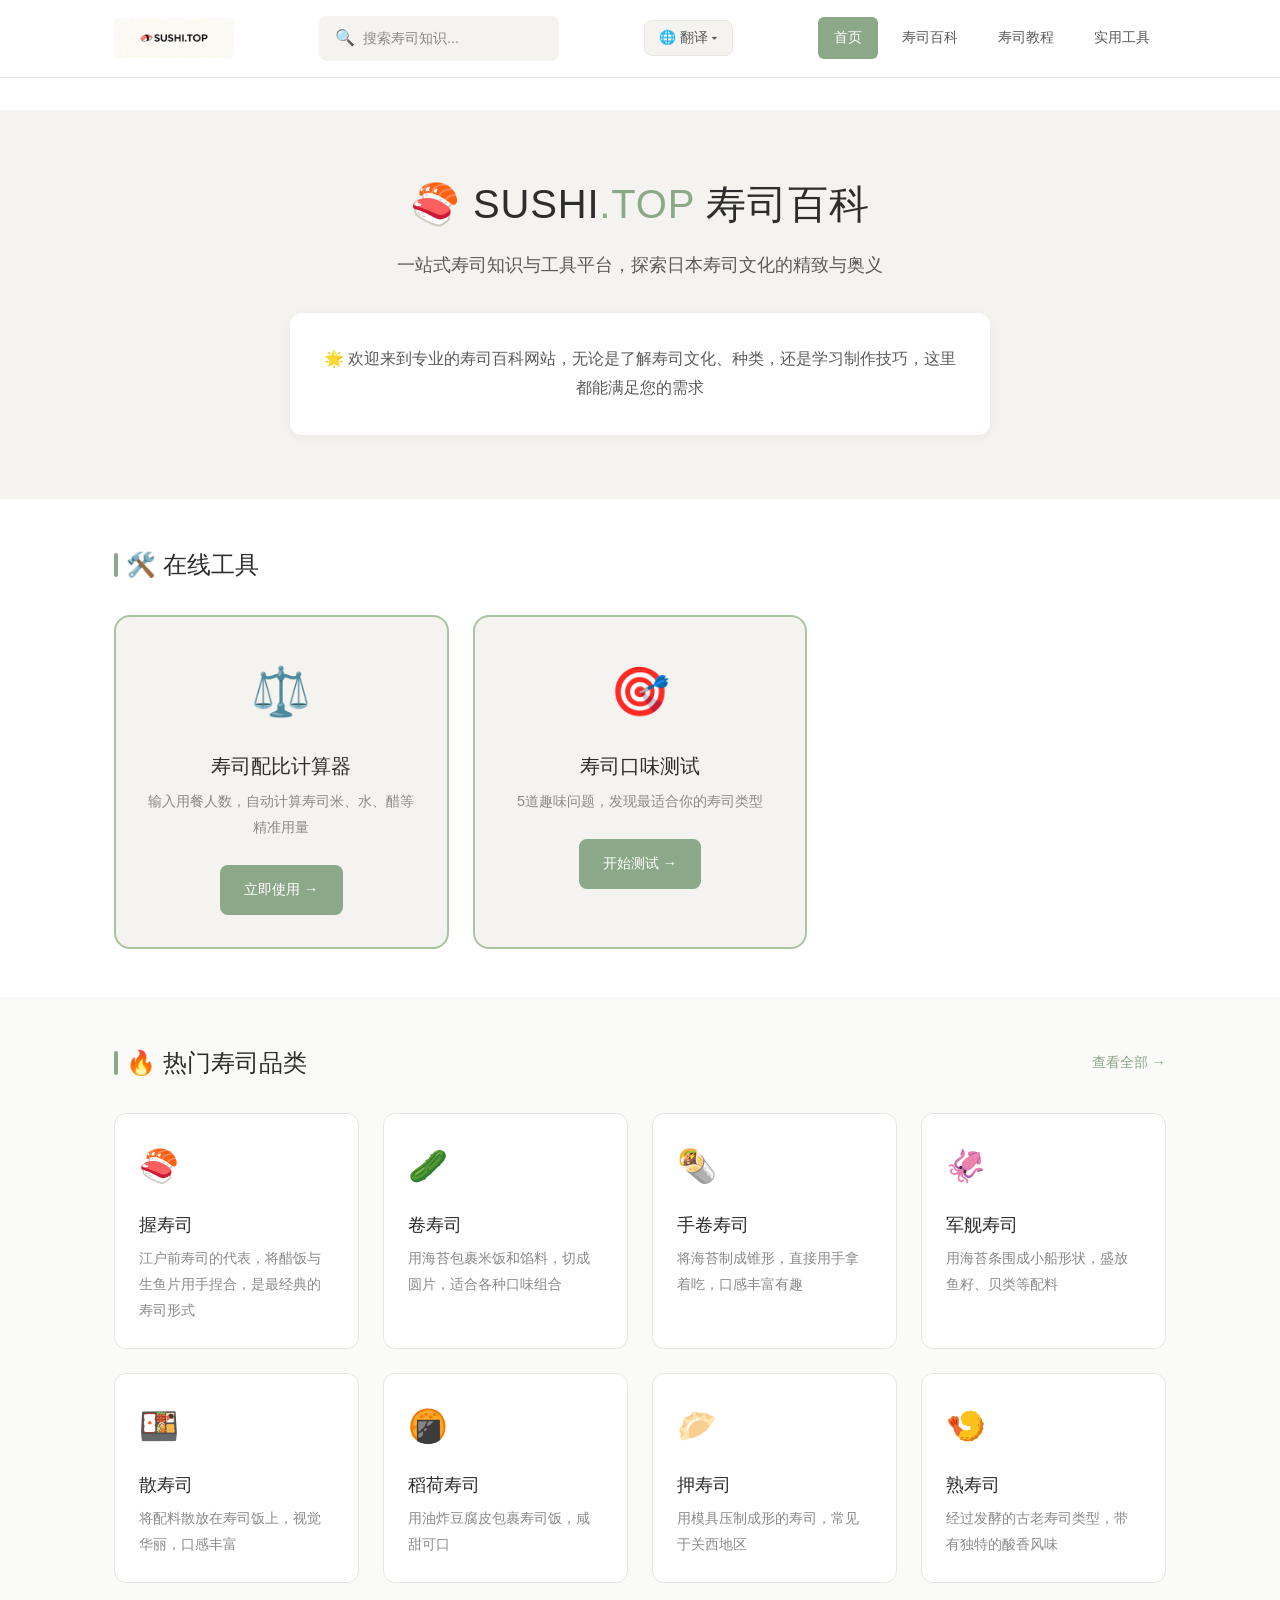
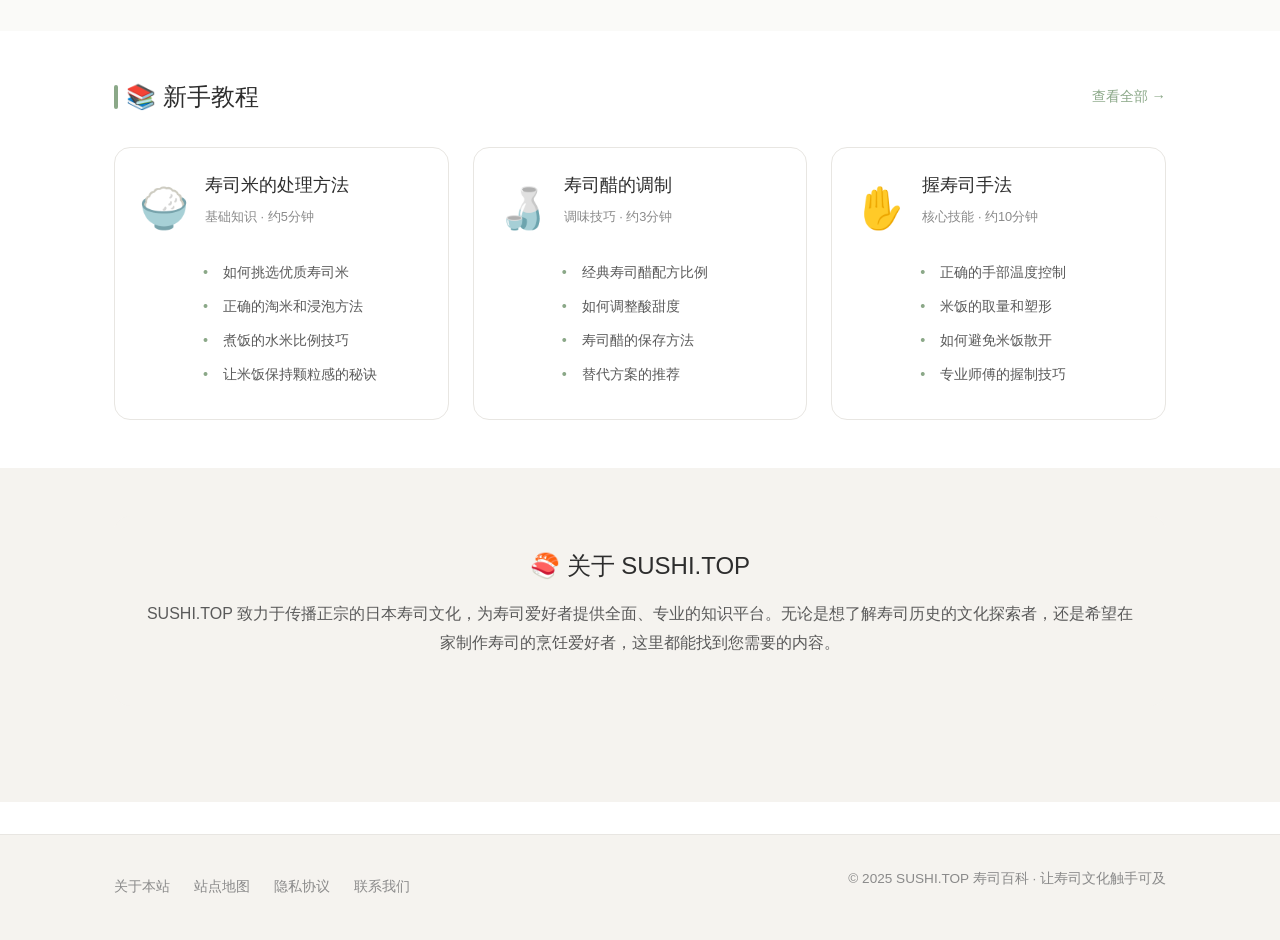
<file: index.html>
<!DOCTYPE html>
<html lang="zh-CN">
<head>
  <meta charset="UTF-8">
  <meta name="viewport" content="width=device-width, initial-scale=1.0">
  <title>SUSHI.TOP | 寿司百科 - 一站式寿司知识与工具平台</title>
  <meta name="description" content="Sushi百科是专业的寿司知识平台，提供寿司品类大全、寿司食材指南、寿司制作教程、寿司配比计算器等实用工具，帮助您深入了解寿司文化，掌握寿司制作技巧。">
  <meta name="keywords" content="寿司百科,寿司知识,寿司种类,寿司食材,寿司教程,寿司制作,寿司文化,日本料理,寿司配比计算器">
  <meta name="author" content="SUSHI.TOP">
  <link rel="canonical" href="https://sushi.top/">
  <link rel="stylesheet" href="css/style.css">
</head>
<body>
  <!-- Header -->
  <header class="header">
    <div class="header-inner">
      <a href="index.html" class="logo">
        <img src="images/sushi-logo.png" alt="SUSHI.TOP" class="logo-img">
      </a>
      
      <button class="menu-toggle" onclick="document.querySelector('.nav').classList.toggle('active')">☰</button>
      
      <div class="search-box" onclick="openSearch()" style="cursor:pointer">
        <span>🔍</span>
        <input type="text" placeholder="搜索寿司知识..." readonly style="cursor:pointer">
      </div>
      
      
      <div class="translate-btn">
        <button onclick="document.getElementById('translateMenu').classList.toggle('show')">🌐 翻译 ▾</button>
        <div class="translate-menu" id="translateMenu">
          <a href="#" onclick="translatePage('ja');return false;">日本語</a>
          <a href="#" onclick="translatePage('en');return false;">English</a>
          <a href="#" onclick="translatePage('es');return false;">Español</a>
          <a href="#" onclick="translatePage('ko');return false;">한국어</a>
          <a href="#" onclick="translatePage('fr');return false;">Français</a>
        </div>
      </div>
      <nav class="nav">
        <a href="index.html" class="nav-link active">首页</a>
        <a href="encyclopedia.html" class="nav-link">寿司百科</a>
        <a href="tutorial.html" class="nav-link">寿司教程</a>
        <a href="tools.html" class="nav-link">实用工具</a>
      </nav>
    </div>
  </header>

  <main>
    <!-- Hero Section -->
    <section class="hero">
      <div class="container">
        <h1 class="hero-title">🍣 SUSHI<span>.TOP</span> 寿司百科</h1>
        <p class="hero-subtitle">一站式寿司知识与工具平台，探索日本寿司文化的精致与奥义</p>
        <div class="hero-banner">
          <p>🌟 欢迎来到专业的寿司百科网站，无论是了解寿司文化、种类，还是学习制作技巧，这里都能满足您的需求</p>
        </div>
      </div>
    </section>

    <!-- Tools Section -->
    <section class="section">
      <div class="container">
        <div class="section-header">
          <h2 class="section-title">🛠️ 在线工具</h2>
        </div>
        <div class="card-grid card-grid-3">
          <div class="tool-card">
            <div class="tool-card-icon">⚖️</div>
            <h3 class="tool-card-title">寿司配比计算器</h3>
            <p class="tool-card-desc">输入用餐人数，自动计算寿司米、水、醋等精准用量</p>
            <a href="tools.html#calculator" class="tool-card-btn">立即使用 →</a>
          </div>
          <div class="tool-card">
            <div class="tool-card-icon">🎯</div>
            <h3 class="tool-card-title">寿司口味测试</h3>
            <p class="tool-card-desc">5道趣味问题，发现最适合你的寿司类型</p>
            <a href="tools.html#quiz" class="tool-card-btn">开始测试 →</a>
          </div>
        </div>
      </div>
    </section>

    <!-- Popular Sushi Types -->
    <section class="section" style="background: var(--light-gray);">
      <div class="container">
        <div class="section-header">
          <h2 class="section-title">🔥 热门寿司品类</h2>
          <a href="encyclopedia.html#types" class="view-all">查看全部 →</a>
        </div>
        <div class="card-grid">
          <div class="card">
            <div class="card-icon">🍣</div>
            <h3 class="card-title">握寿司</h3>
            <p class="card-desc">江户前寿司的代表，将醋饭与生鱼片用手捏合，是最经典的寿司形式</p>
          </div>
          <div class="card">
            <div class="card-icon">🥒</div>
            <h3 class="card-title">卷寿司</h3>
            <p class="card-desc">用海苔包裹米饭和馅料，切成圆片，适合各种口味组合</p>
          </div>
          <div class="card">
            <div class="card-icon">🌯</div>
            <h3 class="card-title">手卷寿司</h3>
            <p class="card-desc">将海苔制成锥形，直接用手拿着吃，口感丰富有趣</p>
          </div>
          <div class="card">
            <div class="card-icon">🦑</div>
            <h3 class="card-title">军舰寿司</h3>
            <p class="card-desc">用海苔条围成小船形状，盛放鱼籽、贝类等配料</p>
          </div>
          <div class="card">
            <div class="card-icon">🍱</div>
            <h3 class="card-title">散寿司</h3>
            <p class="card-desc">将配料散放在寿司饭上，视觉华丽，口感丰富</p>
          </div>
          <div class="card">
            <div class="card-icon">🍘</div>
            <h3 class="card-title">稻荷寿司</h3>
            <p class="card-desc">用油炸豆腐皮包裹寿司饭，咸甜可口</p>
          </div>
          <div class="card">
            <div class="card-icon">🥟</div>
            <h3 class="card-title">押寿司</h3>
            <p class="card-desc">用模具压制成形的寿司，常见于关西地区</p>
          </div>
          <div class="card">
            <div class="card-icon">🍤</div>
            <h3 class="card-title">熟寿司</h3>
            <p class="card-desc">经过发酵的古老寿司类型，带有独特的酸香风味</p>
          </div>
        </div>
      </div>
    </section>

    <!-- Tutorial Section -->
    <section class="section">
      <div class="container">
        <div class="section-header">
          <h2 class="section-title">📚 新手教程</h2>
          <a href="tutorial.html" class="view-all">查看全部 →</a>
        </div>
        <div class="card-grid card-grid-3">
          <div class="tutorial-card">
            <div class="tutorial-card-header">
              <span class="tutorial-card-icon">🍚</span>
              <div>
                <h3 class="tutorial-card-title">寿司米的处理方法</h3>
                <span class="tutorial-card-meta">基础知识 · 约5分钟</span>
              </div>
            </div>
            <div class="tutorial-card-content">
              <ul>
                <li>如何挑选优质寿司米</li>
                <li>正确的淘米和浸泡方法</li>
                <li>煮饭的水米比例技巧</li>
                <li>让米饭保持颗粒感的秘诀</li>
              </ul>
            </div>
          </div>
          <div class="tutorial-card">
            <div class="tutorial-card-header">
              <span class="tutorial-card-icon">🍶</span>
              <div>
                <h3 class="tutorial-card-title">寿司醋的调制</h3>
                <span class="tutorial-card-meta">调味技巧 · 约3分钟</span>
              </div>
            </div>
            <div class="tutorial-card-content">
              <ul>
                <li>经典寿司醋配方比例</li>
                <li>如何调整酸甜度</li>
                <li>寿司醋的保存方法</li>
                <li>替代方案的推荐</li>
              </ul>
            </div>
          </div>
          <div class="tutorial-card">
            <div class="tutorial-card-header">
              <span class="tutorial-card-icon">✋</span>
              <div>
                <h3 class="tutorial-card-title">握寿司手法</h3>
                <span class="tutorial-card-meta">核心技能 · 约10分钟</span>
              </div>
            </div>
            <div class="tutorial-card-content">
              <ul>
                <li>正确的手部温度控制</li>
                <li>米饭的取量和塑形</li>
                <li>如何避免米饭散开</li>
                <li>专业师傅的握制技巧</li>
              </ul>
            </div>
          </div>
        </div>
      </div>
    </section>

    <!-- About Section -->
    <section class="section" style="background: var(--cream);">
      <div class="container">
        <div class="encyclopedia-intro">
          <h2>🍣 关于 SUSHI.TOP</h2>
          <p>SUSHI.TOP 致力于传播正宗的日本寿司文化，为寿司爱好者提供全面、专业的知识平台。无论是想了解寿司历史的文化探索者，还是希望在家制作寿司的烹饪爱好者，这里都能找到您需要的内容。</p>
        </div>
      </div>
    </section>
  </main>

  <!-- Footer -->
  <footer class="footer">
    <div class="footer-inner">
      <div class="footer-links">
        <a href="about.html">关于本站</a>
        <a href="sitemap.html">站点地图</a>
        <a href="privacy.html">隐私协议</a>
        <a href="contact.html">联系我们</a>
      </div>
      <p class="footer-copyright">© 2025 SUSHI.TOP 寿司百科 · 让寿司文化触手可及</p>
    </div>
  </footer>

  <script src="js/calculator.js"></script>
  <script src="js/quiz.js"></script>

  <!-- Search Modal -->
  <div id="search-modal" onclick="if(event.target===this)closeSearch()">
    <div class="search-modal-inner">
      <div class="search-modal-header">
        <span>🔍</span>
        <input type="text" id="search-input" placeholder="搜索寿司知识..." oninput="handleSearch(this.value)">
        <button class="search-modal-close" onclick="closeSearch()">✕</button>
      </div>
      <div id="search-results">
        <div class="search-empty">输入关键词开始搜索</div>
      </div>
    </div>
  </div>

  <script src="/pagefind/pagefind-ui.js"></script>
  <script>
    let pagefindSearch;
    async function initPagefind() {
      try {
        pagefindSearch = await import("/pagefind/pagefind.js");
      } catch(e) {
        console.log("Pagefind not available, using fallback");
      }
    }
    initPagefind();

    function openSearch() {
      document.getElementById('search-modal').classList.add('active');
      setTimeout(() => document.getElementById('search-input').focus(), 100);
    }
    function closeSearch() {
      document.getElementById('search-modal').classList.remove('active');
    }
    document.addEventListener('keydown', function(e) {
      if (e.key === 'Escape') closeSearch();
      if ((e.ctrlKey || e.metaKey) && e.key === 'k') { e.preventDefault(); openSearch(); }
    });
    async function handleSearch(query) {
      const resultsDiv = document.getElementById('search-results');
      if (!query.trim()) { resultsDiv.innerHTML = '<div class="search-empty">输入关键词开始搜索</div>'; return; }
      if (pagefindSearch) {
        try {
          const search = await pagefindSearch.search(query);
          const results = await Promise.all(search.results.slice(0,8).map(r => r.data()));
          if (results.length === 0) {
            resultsDiv.innerHTML = '<div class="search-empty">未找到相关内容</div>';
          } else {
            resultsDiv.innerHTML = results.map(r => 
              '<div class="pagefind-result"><h3><a href="' + r.url + '">' + (r.meta?.title || r.url) + '</a></h3><p>' + (r.sub_results?.map(s=>s.excerpt).join(' ... ') || '') + '</p></div>'
            ).join('');
          }
        } catch(e) {
          resultsDiv.innerHTML = '<div class="search-empty">搜索功能加载中...</div>';
        }
      } else {
        resultsDiv.innerHTML = '<div class="search-empty">搜索功能加载中...</div>';
      }
    }
    function translatePage(lang) {
      const url = window.location.href;
      const translateUrl = 'https://translate.google.com/translate?sl=zh-CN&tl=' + lang + '&u=' + encodeURIComponent(url);
      window.open(translateUrl, '_blank');
      document.getElementById('translateMenu').classList.remove('show');
    }
    // Close translate menu on outside click
    document.addEventListener('click', function(e) {
      const btn = document.querySelector('.translate-btn');
      const menu = document.getElementById('translateMenu');
      if (btn && menu && !btn.contains(e.target)) {
        menu.classList.remove('show');
      }
    });
  </script>

</body>
</html>
</file>
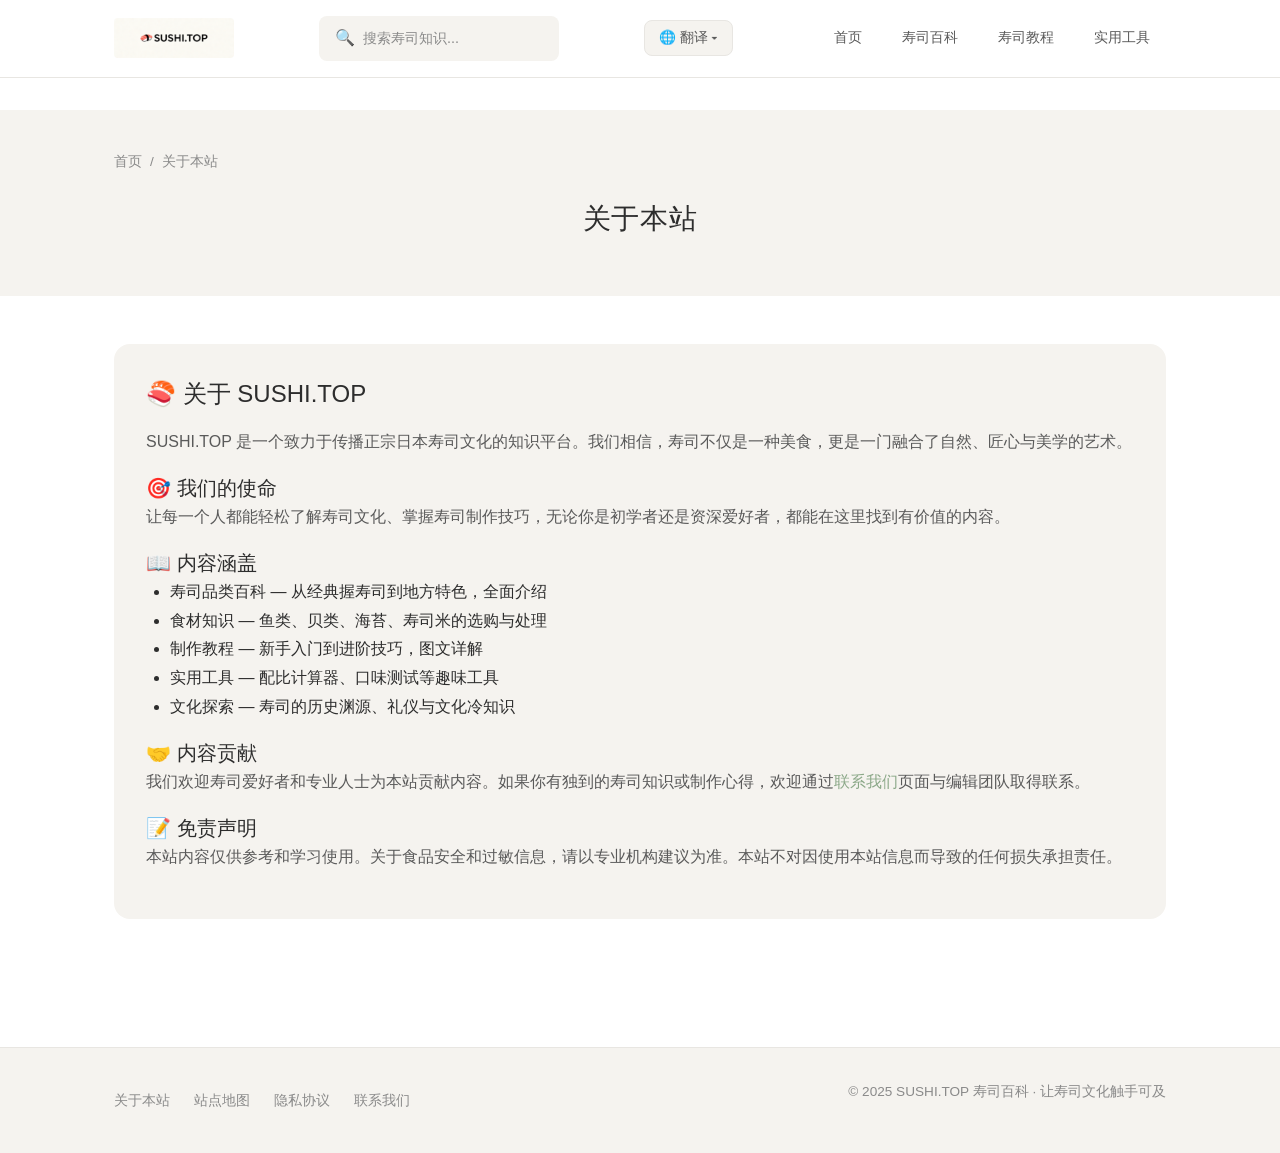
<file: about.html>
<!DOCTYPE html>
<html lang="zh-CN">
<head>
  <meta charset="UTF-8">
  <meta name="viewport" content="width=device-width, initial-scale=1.0">
  <title>关于本站 | SUSHI.TOP</title>
  <meta name="description" content="关于本站 - SUSHI.TOP 寿司百科">
  <link rel="canonical" href="https://sushi.top/about.html">
  <link rel="stylesheet" href="css/style.css">
</head>
<body>
  <!-- Header -->
  <header class="header">
    <div class="header-inner">
      <a href="index.html" class="logo">
        <img src="images/sushi-logo.png" alt="SUSHI.TOP" class="logo-img">
      </a>
      <button class="menu-toggle" onclick="document.querySelector('.nav').classList.toggle('active')">☰</button>
      <div class="search-box" onclick="openSearch()" style="cursor:pointer">
        <span>🔍</span>
        <input type="text" placeholder="搜索寿司知识..." readonly style="cursor:pointer">
      </div>
      <div class="translate-btn">
        <button onclick="document.getElementById('translateMenu').classList.toggle('show')">🌐 翻译 ▾</button>
        <div class="translate-menu" id="translateMenu">
          <a href="#" onclick="translatePage('ja');return false;">日本語</a>
          <a href="#" onclick="translatePage('en');return false;">English</a>
          <a href="#" onclick="translatePage('es');return false;">Español</a>
          <a href="#" onclick="translatePage('ko');return false;">한국어</a>
          <a href="#" onclick="translatePage('fr');return false;">Français</a>
        </div>
      </div>
      <nav class="nav">
        <a href="index.html" class="nav-link">首页</a>
        <a href="encyclopedia.html" class="nav-link">寿司百科</a>
        <a href="tutorial.html" class="nav-link">寿司教程</a>
        <a href="tools.html" class="nav-link">实用工具</a>
      </nav>
    </div>
  </header>

  <main>
    <section class="hero" style="padding: 2.5rem 0;">
      <div class="container">
        <div class="breadcrumb">
          <a href="index.html">首页</a>
          <span>/</span>
          <span>关于本站</span>
        </div>
        <h1 class="hero-title" style="font-size:1.75rem;">关于本站</h1>
      </div>
    </section>

    <section class="section">
      <div class="container">
        
<div class="encyclopedia-intro" style="text-align:left;">
  <h2>🍣 关于 SUSHI.TOP</h2>
  <p>SUSHI.TOP 是一个致力于传播正宗日本寿司文化的知识平台。我们相信，寿司不仅是一种美食，更是一门融合了自然、匠心与美学的艺术。</p>
  
  <h3>🎯 我们的使命</h3>
  <p>让每一个人都能轻松了解寿司文化、掌握寿司制作技巧，无论你是初学者还是资深爱好者，都能在这里找到有价值的内容。</p>
  
  <h3>📖 内容涵盖</h3>
  <ul style="padding-left:1.5rem;margin-bottom:1rem;">
    <li>寿司品类百科 — 从经典握寿司到地方特色，全面介绍</li>
    <li>食材知识 — 鱼类、贝类、海苔、寿司米的选购与处理</li>
    <li>制作教程 — 新手入门到进阶技巧，图文详解</li>
    <li>实用工具 — 配比计算器、口味测试等趣味工具</li>
    <li>文化探索 — 寿司的历史渊源、礼仪与文化冷知识</li>
  </ul>
  
  <h3>🤝 内容贡献</h3>
  <p>我们欢迎寿司爱好者和专业人士为本站贡献内容。如果你有独到的寿司知识或制作心得，欢迎通过<a href="contact.html">联系我们</a>页面与编辑团队取得联系。</p>
  
  <h3>📝 免责声明</h3>
  <p>本站内容仅供参考和学习使用。关于食品安全和过敏信息，请以专业机构建议为准。本站不对因使用本站信息而导致的任何损失承担责任。</p>
</div>

      </div>
    </section>
  </main>

  <!-- Footer -->
  <footer class="footer">
    <div class="footer-inner">
      <div class="footer-links">
        <a href="about.html">关于本站</a>
        <a href="sitemap.html">站点地图</a>
        <a href="privacy.html">隐私协议</a>
        <a href="contact.html">联系我们</a>
      </div>
      <p class="footer-copyright">© 2025 SUSHI.TOP 寿司百科 · 让寿司文化触手可及</p>
    </div>
  </footer>

  <!-- Search Modal -->
  <div id="search-modal" onclick="if(event.target===this)closeSearch()">
    <div class="search-modal-inner">
      <div class="search-modal-header">
        <span>🔍</span>
        <input type="text" id="search-input" placeholder="搜索寿司知识..." oninput="handleSearch(this.value)">
        <button class="search-modal-close" onclick="closeSearch()">✕</button>
      </div>
      <div id="search-results">
        <div class="search-empty">输入关键词开始搜索</div>
      </div>
    </div>
  </div>

  <script src="/pagefind/pagefind-ui.js"></script>
  <script>
    let pagefindSearch;
    async function initPagefind() {
      try {
        pagefindSearch = await import("/pagefind/pagefind.js");
      } catch(e) {
        console.log("Pagefind not available");
      }
    }
    initPagefind();
    function openSearch() {
      document.getElementById('search-modal').classList.add('active');
      setTimeout(() => document.getElementById('search-input').focus(), 100);
    }
    function closeSearch() {
      document.getElementById('search-modal').classList.remove('active');
    }
    document.addEventListener('keydown', function(e) {
      if (e.key === 'Escape') closeSearch();
      if ((e.ctrlKey || e.metaKey) && e.key === 'k') { e.preventDefault(); openSearch(); }
    });
    async function handleSearch(query) {
      const resultsDiv = document.getElementById('search-results');
      if (!query.trim()) { resultsDiv.innerHTML = '<div class="search-empty">输入关键词开始搜索</div>'; return; }
      if (pagefindSearch) {
        try {
          const search = await pagefindSearch.search(query);
          const results = await Promise.all(search.results.slice(0,8).map(r => r.data()));
          if (results.length === 0) {
            resultsDiv.innerHTML = '<div class="search-empty">未找到相关内容</div>';
          } else {
            resultsDiv.innerHTML = results.map(r =>
              '<div class="pagefind-result"><h3><a href="' + r.url + '">' + (r.meta?.title || r.url) + '</a></h3><p>' + (r.sub_results?.map(s=>s.excerpt).join(' ... ') || '') + '</p></div>'
            ).join('');
          }
        } catch(e) {
          resultsDiv.innerHTML = '<div class="search-empty">搜索功能加载中...</div>';
        }
      } else {
        resultsDiv.innerHTML = '<div class="search-empty">搜索功能加载中...</div>';
      }
    }
    function translatePage(lang) {
      const url = window.location.href;
      const translateUrl = 'https://translate.google.com/translate?sl=zh-CN&tl=' + lang + '&u=' + encodeURIComponent(url);
      window.open(translateUrl, '_blank');
      document.getElementById('translateMenu').classList.remove('show');
    }
    document.addEventListener('click', function(e) {
      const btn = document.querySelector('.translate-btn');
      const menu = document.getElementById('translateMenu');
      if (btn && menu && !btn.contains(e.target)) {
        menu.classList.remove('show');
      }
    });
  </script>
</body>
</html>
</file>
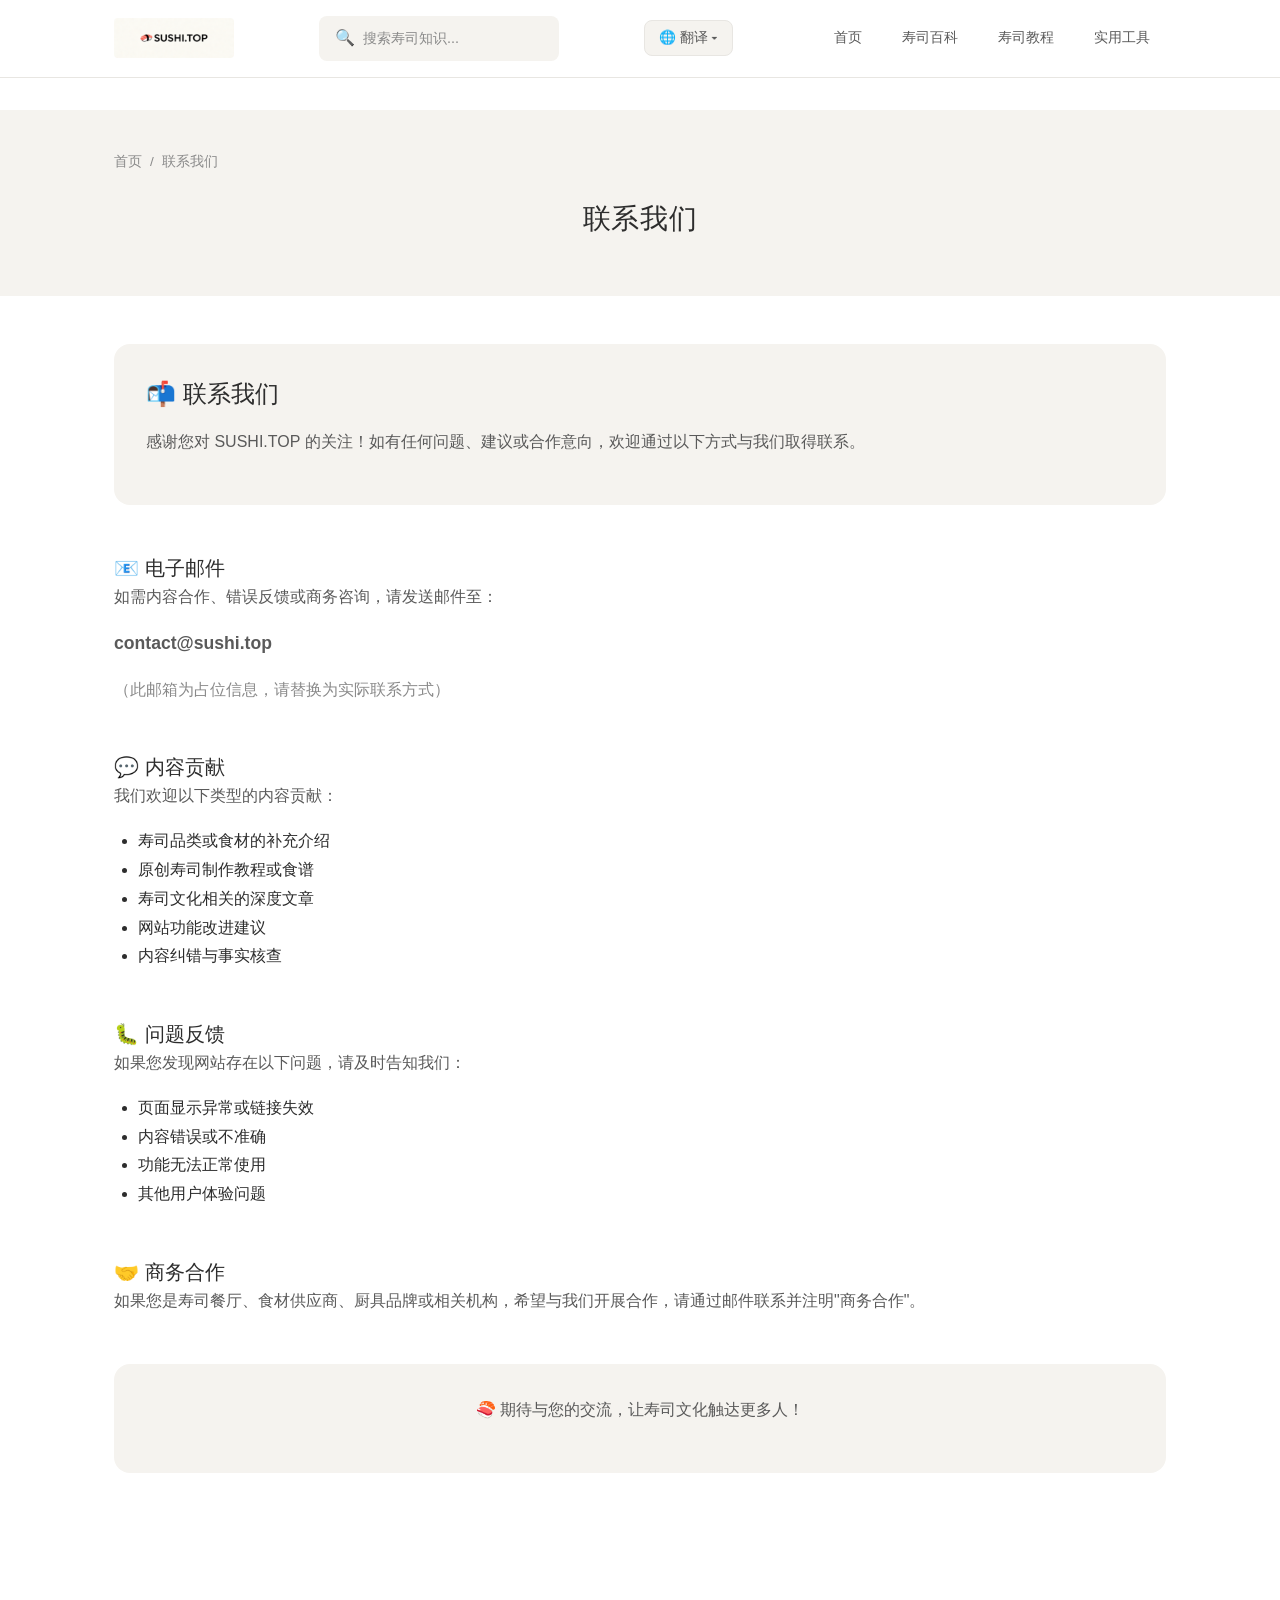
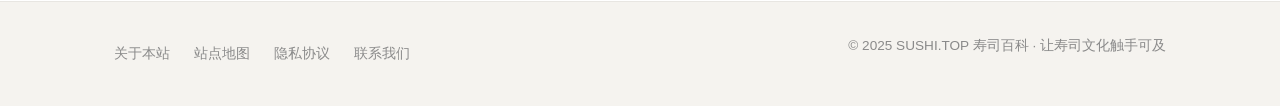
<file: contact.html>
<!DOCTYPE html>
<html lang="zh-CN">
<head>
  <meta charset="UTF-8">
  <meta name="viewport" content="width=device-width, initial-scale=1.0">
  <title>联系我们 | SUSHI.TOP</title>
  <meta name="description" content="联系我们 - SUSHI.TOP 寿司百科">
  <link rel="canonical" href="https://sushi.top/contact.html">
  <link rel="stylesheet" href="css/style.css">
</head>
<body>
  <!-- Header -->
  <header class="header">
    <div class="header-inner">
      <a href="index.html" class="logo">
        <img src="images/sushi-logo.png" alt="SUSHI.TOP" class="logo-img">
      </a>
      <button class="menu-toggle" onclick="document.querySelector('.nav').classList.toggle('active')">☰</button>
      <div class="search-box" onclick="openSearch()" style="cursor:pointer">
        <span>🔍</span>
        <input type="text" placeholder="搜索寿司知识..." readonly style="cursor:pointer">
      </div>
      <div class="translate-btn">
        <button onclick="document.getElementById('translateMenu').classList.toggle('show')">🌐 翻译 ▾</button>
        <div class="translate-menu" id="translateMenu">
          <a href="#" onclick="translatePage('ja');return false;">日本語</a>
          <a href="#" onclick="translatePage('en');return false;">English</a>
          <a href="#" onclick="translatePage('es');return false;">Español</a>
          <a href="#" onclick="translatePage('ko');return false;">한국어</a>
          <a href="#" onclick="translatePage('fr');return false;">Français</a>
        </div>
      </div>
      <nav class="nav">
        <a href="index.html" class="nav-link">首页</a>
        <a href="encyclopedia.html" class="nav-link">寿司百科</a>
        <a href="tutorial.html" class="nav-link">寿司教程</a>
        <a href="tools.html" class="nav-link">实用工具</a>
      </nav>
    </div>
  </header>

  <main>
    <section class="hero" style="padding: 2.5rem 0;">
      <div class="container">
        <div class="breadcrumb">
          <a href="index.html">首页</a>
          <span>/</span>
          <span>联系我们</span>
        </div>
        <h1 class="hero-title" style="font-size:1.75rem;">联系我们</h1>
      </div>
    </section>

    <section class="section">
      <div class="container">
        
<div class="encyclopedia-intro" style="text-align:left;">
  <h2>📬 联系我们</h2>
  <p>感谢您对 SUSHI.TOP 的关注！如有任何问题、建议或合作意向，欢迎通过以下方式与我们取得联系。</p>
</div>

<div class="category-section">
  <h3>📧 电子邮件</h3>
  <p>如需内容合作、错误反馈或商务咨询，请发送邮件至：</p>
  <p style="font-size:1.1rem;"><strong>contact@sushi.top</strong></p>
  <p class="text-muted">（此邮箱为占位信息，请替换为实际联系方式）</p>
</div>

<div class="category-section">
  <h3>💬 内容贡献</h3>
  <p>我们欢迎以下类型的内容贡献：</p>
  <ul style="padding-left:1.5rem;margin-bottom:1rem;">
    <li>寿司品类或食材的补充介绍</li>
    <li>原创寿司制作教程或食谱</li>
    <li>寿司文化相关的深度文章</li>
    <li>网站功能改进建议</li>
    <li>内容纠错与事实核查</li>
  </ul>
</div>

<div class="category-section">
  <h3>🐛 问题反馈</h3>
  <p>如果您发现网站存在以下问题，请及时告知我们：</p>
  <ul style="padding-left:1.5rem;margin-bottom:1rem;">
    <li>页面显示异常或链接失效</li>
    <li>内容错误或不准确</li>
    <li>功能无法正常使用</li>
    <li>其他用户体验问题</li>
  </ul>
</div>

<div class="category-section">
  <h3>🤝 商务合作</h3>
  <p>如果您是寿司餐厅、食材供应商、厨具品牌或相关机构，希望与我们开展合作，请通过邮件联系并注明"商务合作"。</p>
</div>

<div class="category-section">
  <div class="encyclopedia-intro" style="text-align:center;margin-top:2rem;">
    <p>🍣 期待与您的交流，让寿司文化触达更多人！</p>
  </div>
</div>

      </div>
    </section>
  </main>

  <!-- Footer -->
  <footer class="footer">
    <div class="footer-inner">
      <div class="footer-links">
        <a href="about.html">关于本站</a>
        <a href="sitemap.html">站点地图</a>
        <a href="privacy.html">隐私协议</a>
        <a href="contact.html">联系我们</a>
      </div>
      <p class="footer-copyright">© 2025 SUSHI.TOP 寿司百科 · 让寿司文化触手可及</p>
    </div>
  </footer>

  <!-- Search Modal -->
  <div id="search-modal" onclick="if(event.target===this)closeSearch()">
    <div class="search-modal-inner">
      <div class="search-modal-header">
        <span>🔍</span>
        <input type="text" id="search-input" placeholder="搜索寿司知识..." oninput="handleSearch(this.value)">
        <button class="search-modal-close" onclick="closeSearch()">✕</button>
      </div>
      <div id="search-results">
        <div class="search-empty">输入关键词开始搜索</div>
      </div>
    </div>
  </div>

  <script src="/pagefind/pagefind-ui.js"></script>
  <script>
    let pagefindSearch;
    async function initPagefind() {
      try {
        pagefindSearch = await import("/pagefind/pagefind.js");
      } catch(e) {
        console.log("Pagefind not available");
      }
    }
    initPagefind();
    function openSearch() {
      document.getElementById('search-modal').classList.add('active');
      setTimeout(() => document.getElementById('search-input').focus(), 100);
    }
    function closeSearch() {
      document.getElementById('search-modal').classList.remove('active');
    }
    document.addEventListener('keydown', function(e) {
      if (e.key === 'Escape') closeSearch();
      if ((e.ctrlKey || e.metaKey) && e.key === 'k') { e.preventDefault(); openSearch(); }
    });
    async function handleSearch(query) {
      const resultsDiv = document.getElementById('search-results');
      if (!query.trim()) { resultsDiv.innerHTML = '<div class="search-empty">输入关键词开始搜索</div>'; return; }
      if (pagefindSearch) {
        try {
          const search = await pagefindSearch.search(query);
          const results = await Promise.all(search.results.slice(0,8).map(r => r.data()));
          if (results.length === 0) {
            resultsDiv.innerHTML = '<div class="search-empty">未找到相关内容</div>';
          } else {
            resultsDiv.innerHTML = results.map(r =>
              '<div class="pagefind-result"><h3><a href="' + r.url + '">' + (r.meta?.title || r.url) + '</a></h3><p>' + (r.sub_results?.map(s=>s.excerpt).join(' ... ') || '') + '</p></div>'
            ).join('');
          }
        } catch(e) {
          resultsDiv.innerHTML = '<div class="search-empty">搜索功能加载中...</div>';
        }
      } else {
        resultsDiv.innerHTML = '<div class="search-empty">搜索功能加载中...</div>';
      }
    }
    function translatePage(lang) {
      const url = window.location.href;
      const translateUrl = 'https://translate.google.com/translate?sl=zh-CN&tl=' + lang + '&u=' + encodeURIComponent(url);
      window.open(translateUrl, '_blank');
      document.getElementById('translateMenu').classList.remove('show');
    }
    document.addEventListener('click', function(e) {
      const btn = document.querySelector('.translate-btn');
      const menu = document.getElementById('translateMenu');
      if (btn && menu && !btn.contains(e.target)) {
        menu.classList.remove('show');
      }
    });
  </script>
</body>
</html>
</file>
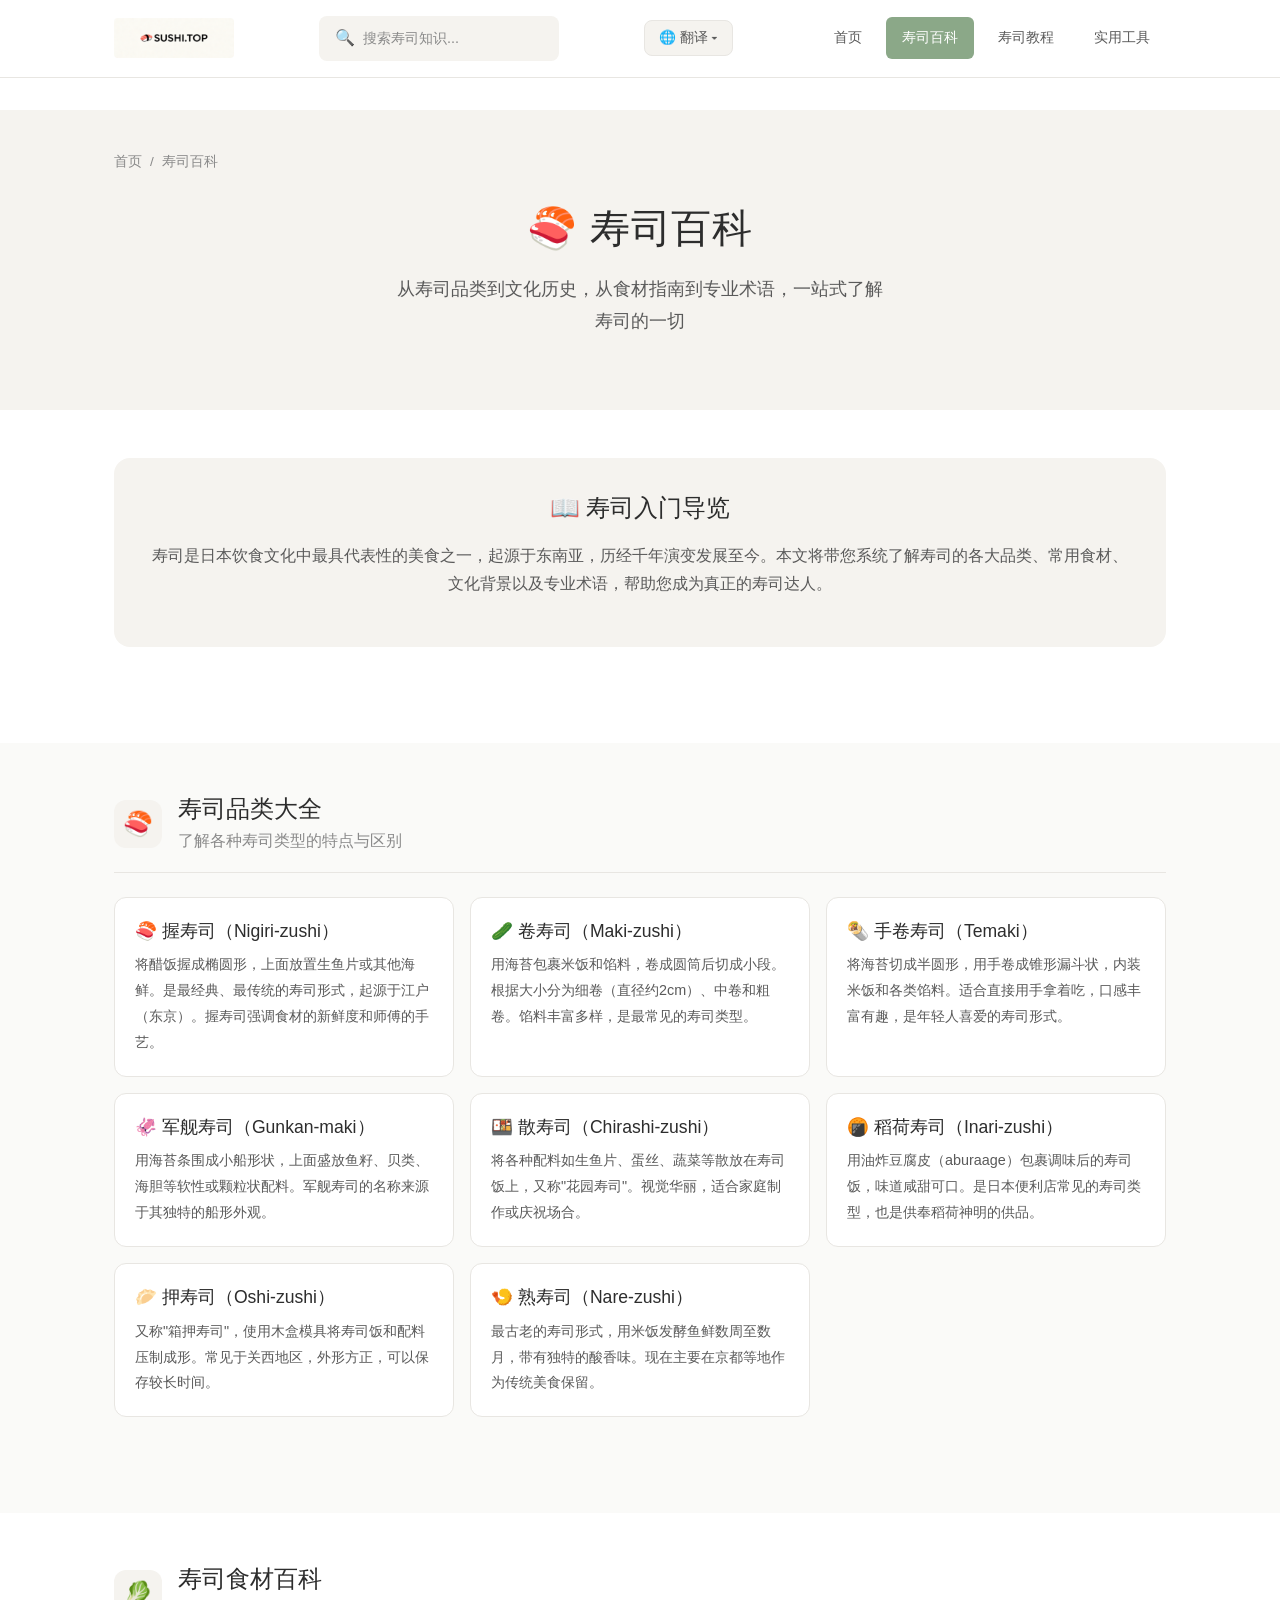
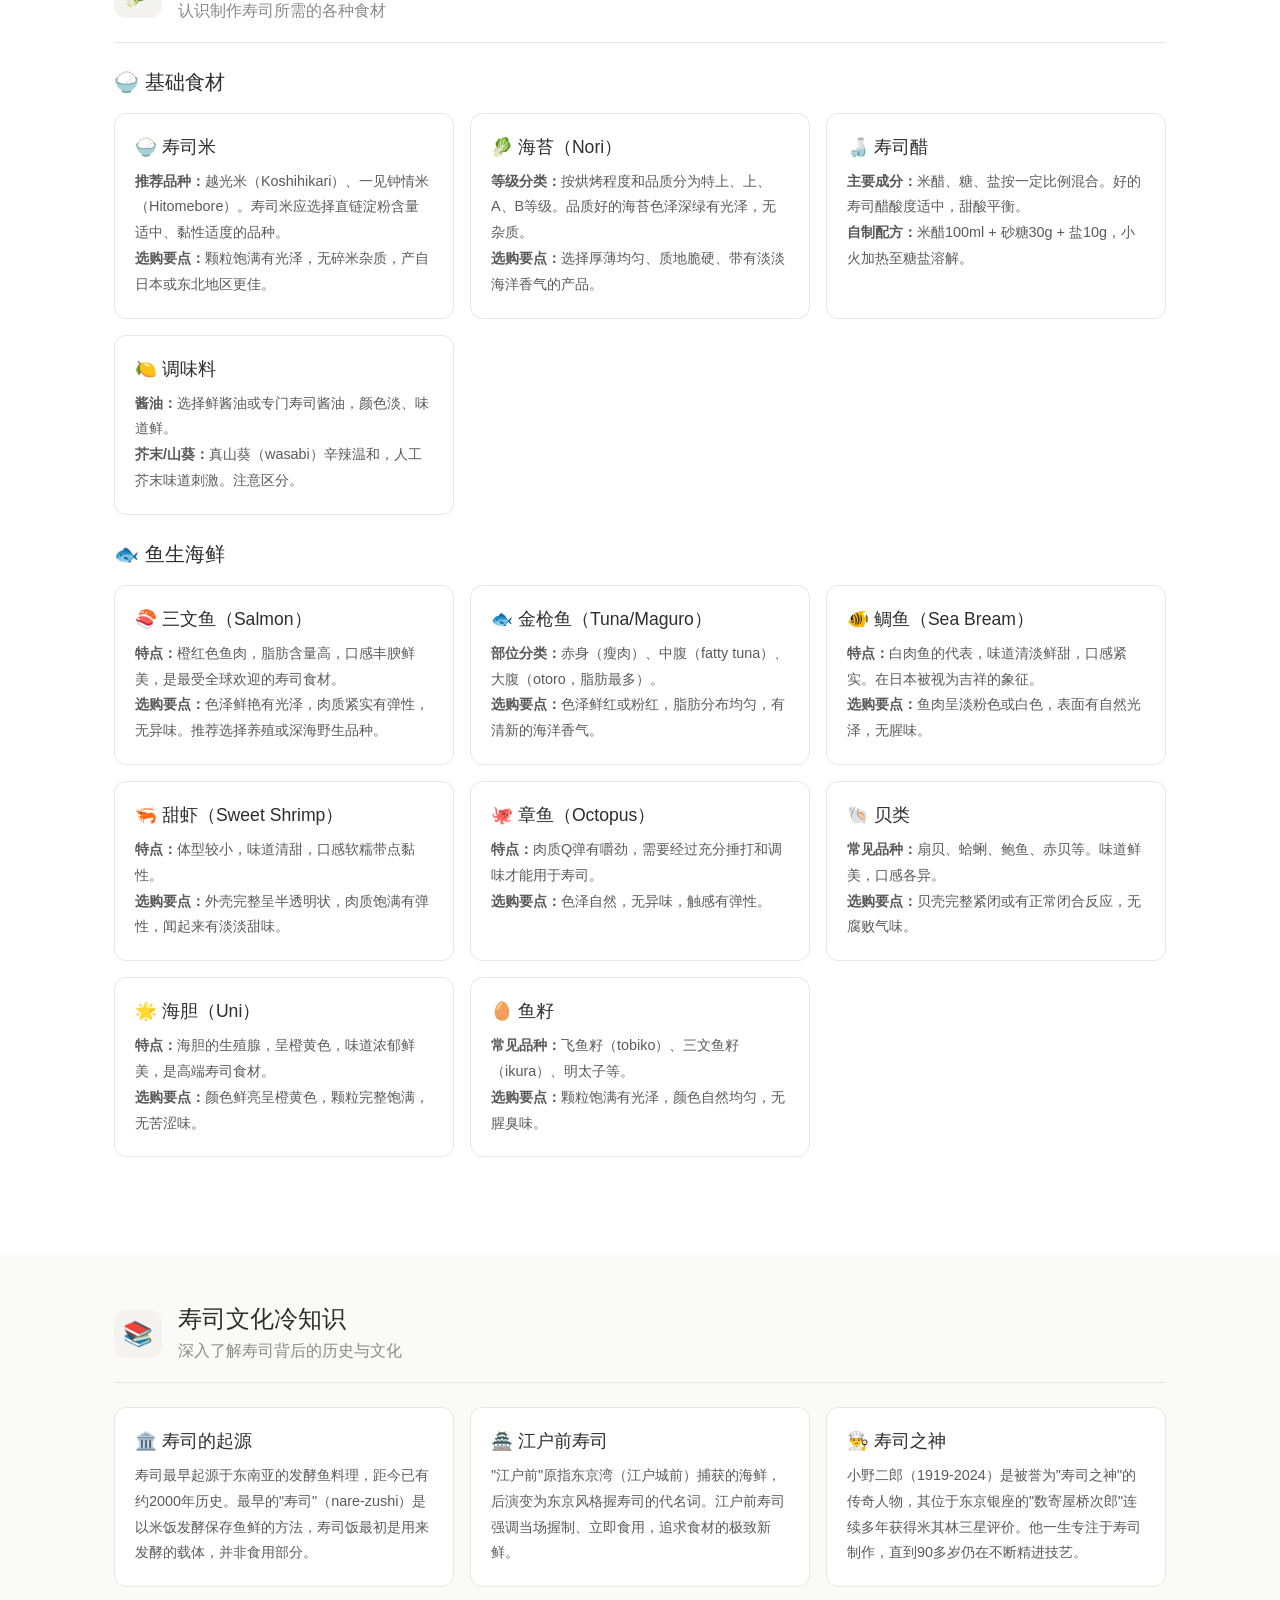
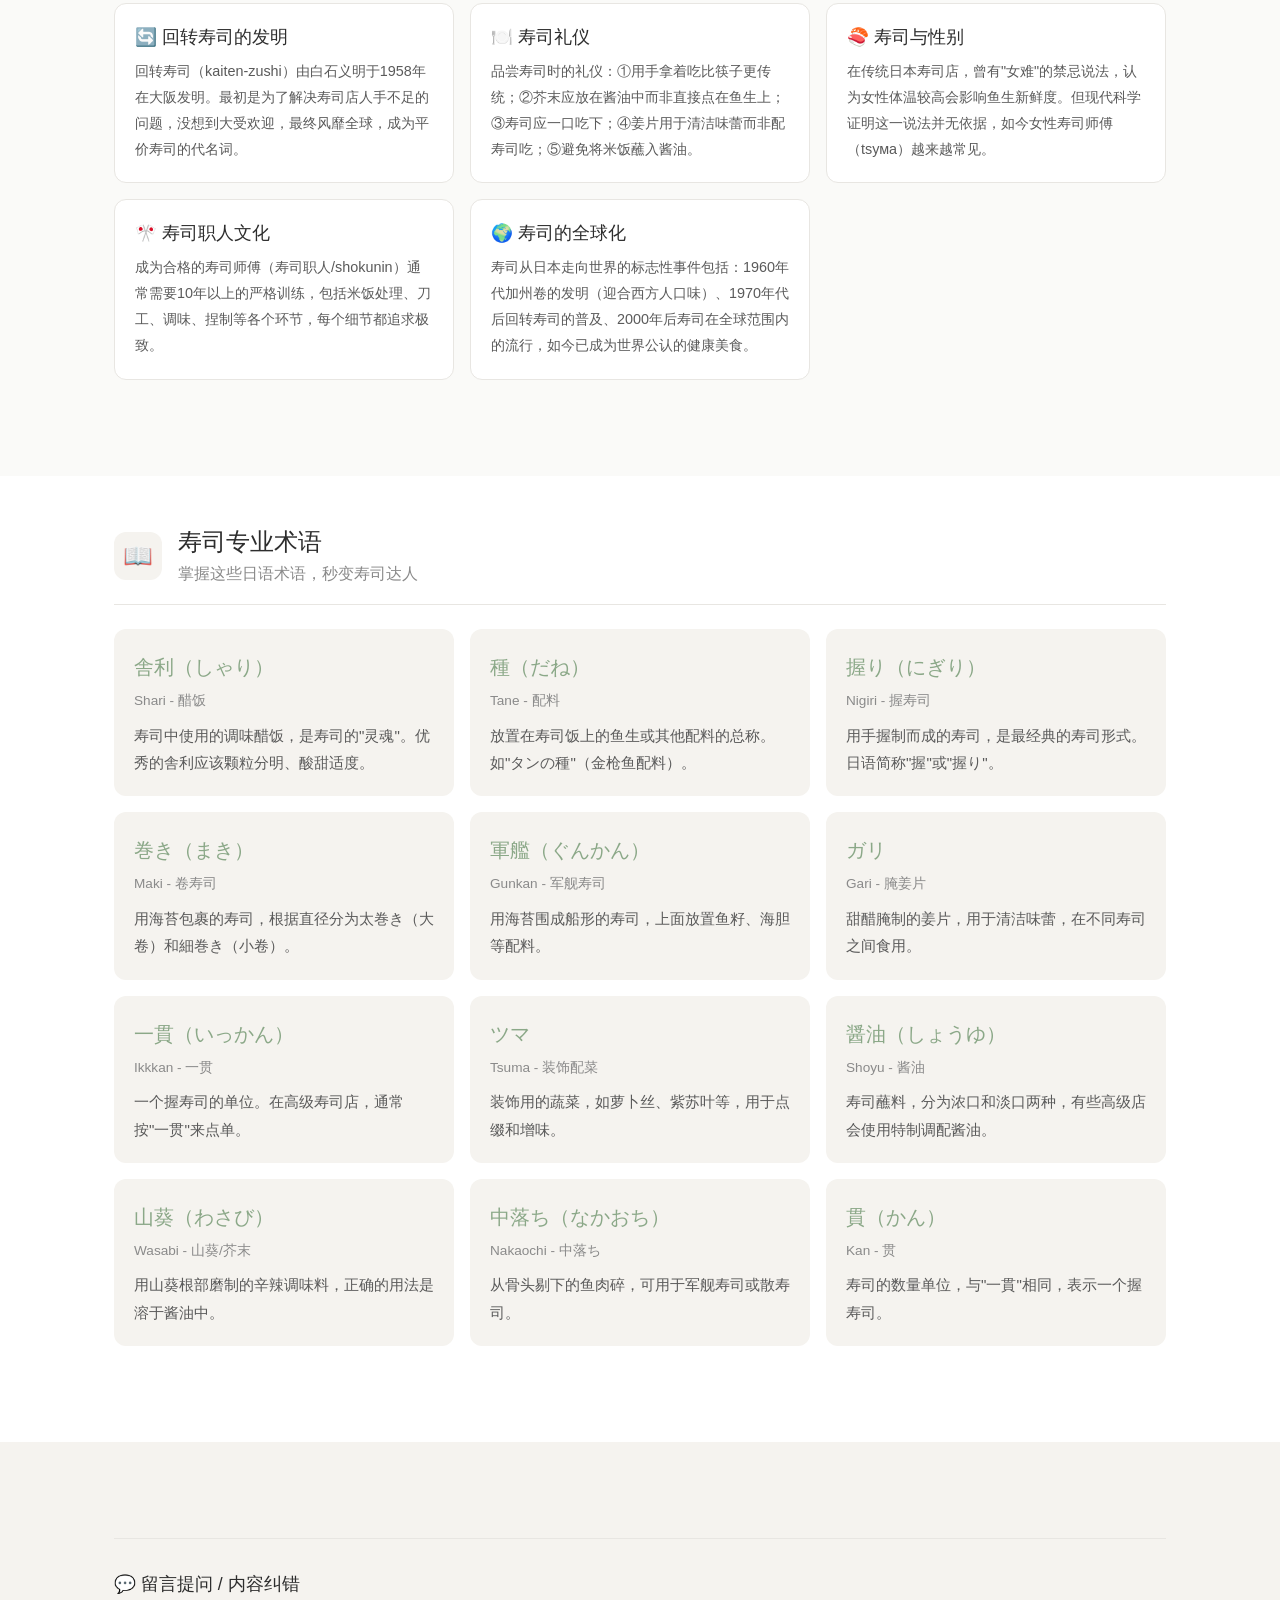
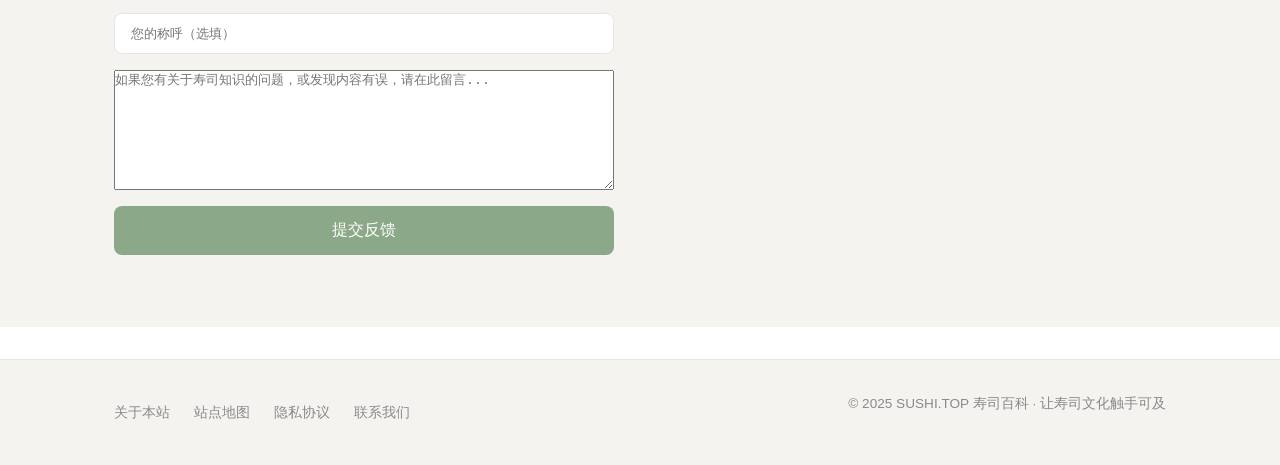
<file: encyclopedia.html>
<!DOCTYPE html>
<html lang="zh-CN">
<head>
  <meta charset="UTF-8">
  <meta name="viewport" content="width=device-width, initial-scale=1.0">
  <title>寿司百科 | SUSHI.TOP - 寿司种类、食材、文化与专业术语</title>
  <meta name="description" content="专业的寿司百科全书，涵盖寿司品类大全、寿司食材指南、寿司文化冷知识、专业名词释义等丰富内容，深入了解日本寿司文化的精髓。">
  <meta name="keywords" content="寿司百科,寿司种类,寿司分类,握寿司,卷寿司,军舰寿司,寿司食材,海苔,三文鱼,金枪鱼,寿司文化,舍利,寿司术语">
  <link rel="canonical" href="https://sushi.top/encyclopedia.html">
  <link rel="stylesheet" href="css/style.css">
</head>
<body>
  <!-- Header -->
  <header class="header">
    <div class="header-inner">
      <a href="index.html" class="logo">
        <img src="images/sushi-logo.png" alt="SUSHI.TOP" class="logo-img">
      </a>
      <button class="menu-toggle" onclick="document.querySelector('.nav').classList.toggle('active')">☰</button>
      <div class="search-box" onclick="openSearch()" style="cursor:pointer">
        <span>🔍</span>
        <input type="text" placeholder="搜索寿司知识..." readonly style="cursor:pointer">
      </div>
      
      <div class="translate-btn">
        <button onclick="document.getElementById('translateMenu').classList.toggle('show')">🌐 翻译 ▾</button>
        <div class="translate-menu" id="translateMenu">
          <a href="#" onclick="translatePage('ja');return false;">日本語</a>
          <a href="#" onclick="translatePage('en');return false;">English</a>
          <a href="#" onclick="translatePage('es');return false;">Español</a>
          <a href="#" onclick="translatePage('ko');return false;">한국어</a>
          <a href="#" onclick="translatePage('fr');return false;">Français</a>
        </div>
      </div>
      <nav class="nav">
        <a href="index.html" class="nav-link">首页</a>
        <a href="encyclopedia.html" class="nav-link active">寿司百科</a>
        <a href="tutorial.html" class="nav-link">寿司教程</a>
        <a href="tools.html" class="nav-link">实用工具</a>
      </nav>
    </div>
  </header>

  <main>
    <!-- Page Header -->
    <section class="hero" style="padding: 2.5rem 0;">
      <div class="container">
        <div class="breadcrumb">
          <a href="index.html">首页</a>
          <span>/</span>
          <span>寿司百科</span>
        </div>
        <h1 class="hero-title">🍣 寿司百科</h1>
        <p class="hero-subtitle">从寿司品类到文化历史，从食材指南到专业术语，一站式了解寿司的一切</p>
      </div>
    </section>

    <!-- Intro -->
    <section class="section">
      <div class="container">
        <div class="encyclopedia-intro">
          <h2>📖 寿司入门导览</h2>
          <p>寿司是日本饮食文化中最具代表性的美食之一，起源于东南亚，历经千年演变发展至今。本文将带您系统了解寿司的各大品类、常用食材、文化背景以及专业术语，帮助您成为真正的寿司达人。</p>
        </div>
      </div>
    </section>

    <!-- Section 1: Sushi Types -->
    <section class="section" id="types" style="background: var(--light-gray);">
      <div class="container">
        <div class="category-section">
          <div class="category-header">
            <div class="category-icon">🍣</div>
            <div>
              <h2>寿司品类大全</h2>
              <p class="text-muted mb-0">了解各种寿司类型的特点与区别</p>
            </div>
          </div>
          <div class="item-list">
            <div class="item-card">
              <h4>🍣 握寿司（Nigiri-zushi）</h4>
              <p>将醋饭握成椭圆形，上面放置生鱼片或其他海鲜。是最经典、最传统的寿司形式，起源于江户（东京）。握寿司强调食材的新鲜度和师傅的手艺。</p>
            </div>
            <div class="item-card">
              <h4>🥒 卷寿司（Maki-zushi）</h4>
              <p>用海苔包裹米饭和馅料，卷成圆筒后切成小段。根据大小分为细卷（直径约2cm）、中卷和粗卷。馅料丰富多样，是最常见的寿司类型。</p>
            </div>
            <div class="item-card">
              <h4>🌯 手卷寿司（Temaki）</h4>
              <p>将海苔切成半圆形，用手卷成锥形漏斗状，内装米饭和各类馅料。适合直接用手拿着吃，口感丰富有趣，是年轻人喜爱的寿司形式。</p>
            </div>
            <div class="item-card">
              <h4>🦑 军舰寿司（Gunkan-maki）</h4>
              <p>用海苔条围成小船形状，上面盛放鱼籽、贝类、海胆等软性或颗粒状配料。军舰寿司的名称来源于其独特的船形外观。</p>
            </div>
            <div class="item-card">
              <h4>🍱 散寿司（Chirashi-zushi）</h4>
              <p>将各种配料如生鱼片、蛋丝、蔬菜等散放在寿司饭上，又称"花园寿司"。视觉华丽，适合家庭制作或庆祝场合。</p>
            </div>
            <div class="item-card">
              <h4>🍘 稻荷寿司（Inari-zushi）</h4>
              <p>用油炸豆腐皮（aburaage）包裹调味后的寿司饭，味道咸甜可口。是日本便利店常见的寿司类型，也是供奉稻荷神明的供品。</p>
            </div>
            <div class="item-card">
              <h4>🥟 押寿司（Oshi-zushi）</h4>
              <p>又称"箱押寿司"，使用木盒模具将寿司饭和配料压制成形。常见于关西地区，外形方正，可以保存较长时间。</p>
            </div>
            <div class="item-card">
              <h4>🍤 熟寿司（Nare-zushi）</h4>
              <p>最古老的寿司形式，用米饭发酵鱼鲜数周至数月，带有独特的酸香味。现在主要在京都等地作为传统美食保留。</p>
            </div>
          </div>
        </div>
      </div>
    </section>

    <!-- Section 2: Ingredients -->
    <section class="section" id="ingredients">
      <div class="container">
        <div class="category-section">
          <div class="category-header">
            <div class="category-icon">🥬</div>
            <div>
              <h2>寿司食材百科</h2>
              <p class="text-muted mb-0">认识制作寿司所需的各种食材</p>
            </div>
          </div>
          
          <h3 class="mb-2">🍚 基础食材</h3>
          <div class="item-list">
            <div class="item-card">
              <h4>🍚 寿司米</h4>
              <p><strong>推荐品种：</strong>越光米（Koshihikari）、一见钟情米（Hitomebore）。寿司米应选择直链淀粉含量适中、黏性适度的品种。</p>
              <p><strong>选购要点：</strong>颗粒饱满有光泽，无碎米杂质，产自日本或东北地区更佳。</p>
            </div>
            <div class="item-card">
              <h4>🥬 海苔（Nori）</h4>
              <p><strong>等级分类：</strong>按烘烤程度和品质分为特上、上、A、B等级。品质好的海苔色泽深绿有光泽，无杂质。</p>
              <p><strong>选购要点：</strong>选择厚薄均匀、质地脆硬、带有淡淡海洋香气的产品。</p>
            </div>
            <div class="item-card">
              <h4>🍶 寿司醋</h4>
              <p><strong>主要成分：</strong>米醋、糖、盐按一定比例混合。好的寿司醋酸度适中，甜酸平衡。</p>
              <p><strong>自制配方：</strong>米醋100ml + 砂糖30g + 盐10g，小火加热至糖盐溶解。</p>
            </div>
            <div class="item-card">
              <h4>🍋 调味料</h4>
              <p><strong>酱油：</strong>选择鲜酱油或专门寿司酱油，颜色淡、味道鲜。</p>
              <p><strong>芥末/山葵：</strong>真山葵（wasabi）辛辣温和，人工芥末味道刺激。注意区分。</p>
            </div>
          </div>

          <h3 class="mb-2 mt-3">🐟 鱼生海鲜</h3>
          <div class="item-list">
            <div class="item-card">
              <h4>🍣 三文鱼（Salmon）</h4>
              <p><strong>特点：</strong>橙红色鱼肉，脂肪含量高，口感丰腴鲜美，是最受全球欢迎的寿司食材。</p>
              <p><strong>选购要点：</strong>色泽鲜艳有光泽，肉质紧实有弹性，无异味。推荐选择养殖或深海野生品种。</p>
            </div>
            <div class="item-card">
              <h4>🐟 金枪鱼（Tuna/Maguro）</h4>
              <p><strong>部位分类：</strong>赤身（瘦肉）、中腹（fatty tuna）、大腹（otoro，脂肪最多）。</p>
              <p><strong>选购要点：</strong>色泽鲜红或粉红，脂肪分布均匀，有清新的海洋香气。</p>
            </div>
            <div class="item-card">
              <h4>🐠 鲷鱼（Sea Bream）</h4>
              <p><strong>特点：</strong>白肉鱼的代表，味道清淡鲜甜，口感紧实。在日本被视为吉祥的象征。</p>
              <p><strong>选购要点：</strong>鱼肉呈淡粉色或白色，表面有自然光泽，无腥味。</p>
            </div>
            <div class="item-card">
              <h4>🦐 甜虾（Sweet Shrimp）</h4>
              <p><strong>特点：</strong>体型较小，味道清甜，口感软糯带点黏性。</p>
              <p><strong>选购要点：</strong>外壳完整呈半透明状，肉质饱满有弹性，闻起来有淡淡甜味。</p>
            </div>
            <div class="item-card">
              <h4>🐙 章鱼（Octopus）</h4>
              <p><strong>特点：</strong>肉质Q弹有嚼劲，需要经过充分捶打和调味才能用于寿司。</p>
              <p><strong>选购要点：</strong>色泽自然，无异味，触感有弹性。</p>
            </div>
            <div class="item-card">
              <h4>🐚 贝类</h4>
              <p><strong>常见品种：</strong>扇贝、蛤蜊、鲍鱼、赤贝等。味道鲜美，口感各异。</p>
              <p><strong>选购要点：</strong>贝壳完整紧闭或有正常闭合反应，无腐败气味。</p>
            </div>
            <div class="item-card">
              <h4>🌟 海胆（Uni）</h4>
              <p><strong>特点：</strong>海胆的生殖腺，呈橙黄色，味道浓郁鲜美，是高端寿司食材。</p>
              <p><strong>选购要点：</strong>颜色鲜亮呈橙黄色，颗粒完整饱满，无苦涩味。</p>
            </div>
            <div class="item-card">
              <h4>🥚 鱼籽</h4>
              <p><strong>常见品种：</strong>飞鱼籽（tobiko）、三文鱼籽（ikura）、明太子等。</p>
              <p><strong>选购要点：</strong>颗粒饱满有光泽，颜色自然均匀，无腥臭味。</p>
            </div>
          </div>
        </div>
      </div>
    </section>

    <!-- Section 3: Culture -->
    <section class="section" id="culture" style="background: var(--light-gray);">
      <div class="container">
        <div class="category-section">
          <div class="category-header">
            <div class="category-icon">📚</div>
            <div>
              <h2>寿司文化冷知识</h2>
              <p class="text-muted mb-0">深入了解寿司背后的历史与文化</p>
            </div>
          </div>
          <div class="item-list">
            <div class="item-card">
              <h4>🏛️ 寿司的起源</h4>
              <p>寿司最早起源于东南亚的发酵鱼料理，距今已有约2000年历史。最早的"寿司"（nare-zushi）是以米饭发酵保存鱼鲜的方法，寿司饭最初是用来发酵的载体，并非食用部分。</p>
            </div>
            <div class="item-card">
              <h4>🏯 江户前寿司</h4>
              <p>"江户前"原指东京湾（江户城前）捕获的海鲜，后演变为东京风格握寿司的代名词。江户前寿司强调当场握制、立即食用，追求食材的极致新鲜。</p>
            </div>
            <div class="item-card">
              <h4>👨‍🍳 寿司之神</h4>
              <p>小野二郎（1919-2024）是被誉为"寿司之神"的传奇人物，其位于东京银座的"数寄屋桥次郎"连续多年获得米其林三星评价。他一生专注于寿司制作，直到90多岁仍在不断精进技艺。</p>
            </div>
            <div class="item-card">
              <h4>🔄 回转寿司的发明</h4>
              <p>回转寿司（kaiten-zushi）由白石义明于1958年在大阪发明。最初是为了解决寿司店人手不足的问题，没想到大受欢迎，最终风靡全球，成为平价寿司的代名词。</p>
            </div>
            <div class="item-card">
              <h4>🍽️ 寿司礼仪</h4>
              <p>品尝寿司时的礼仪：①用手拿着吃比筷子更传统；②芥末应放在酱油中而非直接点在鱼生上；③寿司应一口吃下；④姜片用于清洁味蕾而非配寿司吃；⑤避免将米饭蘸入酱油。</p>
            </div>
            <div class="item-card">
              <h4>🍣 寿司与性别</h4>
              <p>在传统日本寿司店，曾有"女难"的禁忌说法，认为女性体温较高会影响鱼生新鲜度。但现代科学证明这一说法并无依据，如今女性寿司师傅（tsума）越来越常见。</p>
            </div>
            <div class="item-card">
              <h4>🎌 寿司职人文化</h4>
              <p>成为合格的寿司师傅（寿司职人/shokunin）通常需要10年以上的严格训练，包括米饭处理、刀工、调味、捏制等各个环节，每个细节都追求极致。</p>
            </div>
            <div class="item-card">
              <h4>🌍 寿司的全球化</h4>
              <p>寿司从日本走向世界的标志性事件包括：1960年代加州卷的发明（迎合西方人口味）、1970年代后回转寿司的普及、2000年后寿司在全球范围内的流行，如今已成为世界公认的健康美食。</p>
            </div>
          </div>
        </div>
      </div>
    </section>

    <!-- Section 4: Terminology -->
    <section class="section" id="terms">
      <div class="container">
        <div class="category-section">
          <div class="category-header">
            <div class="category-icon">📖</div>
            <div>
              <h2>寿司专业术语</h2>
              <p class="text-muted mb-0">掌握这些日语术语，秒变寿司达人</p>
            </div>
          </div>
          <div class="term-grid">
            <div class="term-card">
              <div class="term-japanese">舎利（しゃり）</div>
              <div class="term-reading">Shari - 醋饭</div>
              <div class="term-meaning">寿司中使用的调味醋饭，是寿司的"灵魂"。优秀的舎利应该颗粒分明、酸甜适度。</div>
            </div>
            <div class="term-card">
              <div class="term-japanese">種（だね）</div>
              <div class="term-reading">Tane - 配料</div>
              <div class="term-meaning">放置在寿司饭上的鱼生或其他配料的总称。如"タンの種"（金枪鱼配料）。</div>
            </div>
            <div class="term-card">
              <div class="term-japanese">握り（にぎり）</div>
              <div class="term-reading">Nigiri - 握寿司</div>
              <div class="term-meaning">用手握制而成的寿司，是最经典的寿司形式。日语简称"握"或"握り"。</div>
            </div>
            <div class="term-card">
              <div class="term-japanese">巻き（まき）</div>
              <div class="term-reading">Maki - 卷寿司</div>
              <div class="term-meaning">用海苔包裹的寿司，根据直径分为太巻き（大卷）和細巻き（小卷）。</div>
            </div>
            <div class="term-card">
              <div class="term-japanese">軍艦（ぐんかん）</div>
              <div class="term-reading">Gunkan - 军舰寿司</div>
              <div class="term-meaning">用海苔围成船形的寿司，上面放置鱼籽、海胆等配料。</div>
            </div>
            <div class="term-card">
              <div class="term-japanese">ガリ</div>
              <div class="term-reading">Gari - 腌姜片</div>
              <div class="term-meaning">甜醋腌制的姜片，用于清洁味蕾，在不同寿司之间食用。</div>
            </div>
            <div class="term-card">
              <div class="term-japanese">一貫（いっかん）</div>
              <div class="term-reading">Ikkkan - 一贯</div>
              <div class="term-meaning">一个握寿司的单位。在高级寿司店，通常按"一贯"来点单。</div>
            </div>
            <div class="term-card">
              <div class="term-japanese">ツマ</div>
              <div class="term-reading">Tsuma - 装饰配菜</div>
              <div class="term-meaning">装饰用的蔬菜，如萝卜丝、紫苏叶等，用于点缀和增味。</div>
            </div>
            <div class="term-card">
              <div class="term-japanese">醤油（しょうゆ）</div>
              <div class="term-reading">Shoyu - 酱油</div>
              <div class="term-meaning">寿司蘸料，分为浓口和淡口两种，有些高级店会使用特制调配酱油。</div>
            </div>
            <div class="term-card">
              <div class="term-japanese">山葵（わさび）</div>
              <div class="term-reading">Wasabi - 山葵/芥末</div>
              <div class="term-meaning">用山葵根部磨制的辛辣调味料，正确的用法是溶于酱油中。</div>
            </div>
            <div class="term-card">
              <div class="term-japanese">中落ち（なかおち）</div>
              <div class="term-reading">Nakaochi - 中落ち</div>
              <div class="term-meaning">从骨头剔下的鱼肉碎，可用于军舰寿司或散寿司。</div>
            </div>
            <div class="term-card">
              <div class="term-japanese">貫（かん）</div>
              <div class="term-reading">Kan - 贯</div>
              <div class="term-meaning">寿司的数量单位，与"一貫"相同，表示一个握寿司。</div>
            </div>
          </div>
        </div>
      </div>
    </section>

    <!-- Feedback Section -->
    <section class="section" style="background: var(--cream);">
      <div class="container">
        <div class="feedback-section">
          <h3 class="feedback-title">💬 留言提问 / 内容纠错</h3>
          <form class="feedback-form" onsubmit="handleFeedback(event)">
            <input type="text" placeholder="您的称呼（选填）" style="padding: 0.75rem 1rem; border: 1px solid var(--border); border-radius: 8px;">
            <textarea placeholder="如果您有关于寿司知识的问题，或发现内容有误，请在此留言..."></textarea>
            <button type="submit" class="btn btn-primary">提交反馈</button>
          </form>
          <div class="feedback-list" id="feedbackList">
            <!-- 用户反馈将通过JS动态加载 -->
          </div>
        </div>
      </div>
    </section>
  </main>

  <!-- Footer -->
  <footer class="footer">
    <div class="footer-inner">
      <div class="footer-links">
        <a href="about.html">关于本站</a>
        <a href="sitemap.html">站点地图</a>
        <a href="privacy.html">隐私协议</a>
        <a href="contact.html">联系我们</a>
      </div>
      <p class="footer-copyright">© 2025 SUSHI.TOP 寿司百科 · 让寿司文化触手可及</p>
    </div>
  </footer>

  <script>
    // 简单的留言功能
    function handleFeedback(e) {
      e.preventDefault();
      const form = e.target;
      const inputs = form.querySelectorAll('input, textarea');
      const content = inputs[1].value.trim();
      const author = inputs[0].value.trim() || '匿名用户';
      
      if (!content) {
        alert('请输入留言内容');
        return;
      }

      const list = document.getElementById('feedbackList');
      const item = document.createElement('div');
      item.className = 'feedback-item';
      item.innerHTML = `
        <div class="feedback-item-header">
          <span class="feedback-item-author">${author}</span>
          <span class="feedback-item-time">刚刚</span>
        </div>
        <p class="feedback-item-content">${content}</p>
      `;
      
      if (list.firstChild) {
        list.insertBefore(item, list.firstChild);
      } else {
        list.appendChild(item);
      }
      
      form.reset();
      alert('感谢您的反馈！');
    }
  </script>

  <!-- Search Modal -->
  <div id="search-modal" onclick="if(event.target===this)closeSearch()">
    <div class="search-modal-inner">
      <div class="search-modal-header">
        <span>🔍</span>
        <input type="text" id="search-input" placeholder="搜索寿司知识..." oninput="handleSearch(this.value)">
        <button class="search-modal-close" onclick="closeSearch()">✕</button>
      </div>
      <div id="search-results">
        <div class="search-empty">输入关键词开始搜索</div>
      </div>
    </div>
  </div>

  <script src="/pagefind/pagefind-ui.js"></script>
  <script>
    let pagefindSearch;
    async function initPagefind() {
      try {
        pagefindSearch = await import("/pagefind/pagefind.js");
      } catch(e) {
        console.log("Pagefind not available, using fallback");
      }
    }
    initPagefind();

    function openSearch() {
      document.getElementById('search-modal').classList.add('active');
      setTimeout(() => document.getElementById('search-input').focus(), 100);
    }
    function closeSearch() {
      document.getElementById('search-modal').classList.remove('active');
    }
    document.addEventListener('keydown', function(e) {
      if (e.key === 'Escape') closeSearch();
      if ((e.ctrlKey || e.metaKey) && e.key === 'k') { e.preventDefault(); openSearch(); }
    });
    async function handleSearch(query) {
      const resultsDiv = document.getElementById('search-results');
      if (!query.trim()) { resultsDiv.innerHTML = '<div class="search-empty">输入关键词开始搜索</div>'; return; }
      if (pagefindSearch) {
        try {
          const search = await pagefindSearch.search(query);
          const results = await Promise.all(search.results.slice(0,8).map(r => r.data()));
          if (results.length === 0) {
            resultsDiv.innerHTML = '<div class="search-empty">未找到相关内容</div>';
          } else {
            resultsDiv.innerHTML = results.map(r => 
              '<div class="pagefind-result"><h3><a href="' + r.url + '">' + (r.meta?.title || r.url) + '</a></h3><p>' + (r.sub_results?.map(s=>s.excerpt).join(' ... ') || '') + '</p></div>'
            ).join('');
          }
        } catch(e) {
          resultsDiv.innerHTML = '<div class="search-empty">搜索功能加载中...</div>';
        }
      } else {
        resultsDiv.innerHTML = '<div class="search-empty">搜索功能加载中...</div>';
      }
    }
    function translatePage(lang) {
      const url = window.location.href;
      const translateUrl = 'https://translate.google.com/translate?sl=zh-CN&tl=' + lang + '&u=' + encodeURIComponent(url);
      window.open(translateUrl, '_blank');
      document.getElementById('translateMenu').classList.remove('show');
    }
    // Close translate menu on outside click
    document.addEventListener('click', function(e) {
      const btn = document.querySelector('.translate-btn');
      const menu = document.getElementById('translateMenu');
      if (btn && menu && !btn.contains(e.target)) {
        menu.classList.remove('show');
      }
    });
  </script>

</body>
</html>
</file>
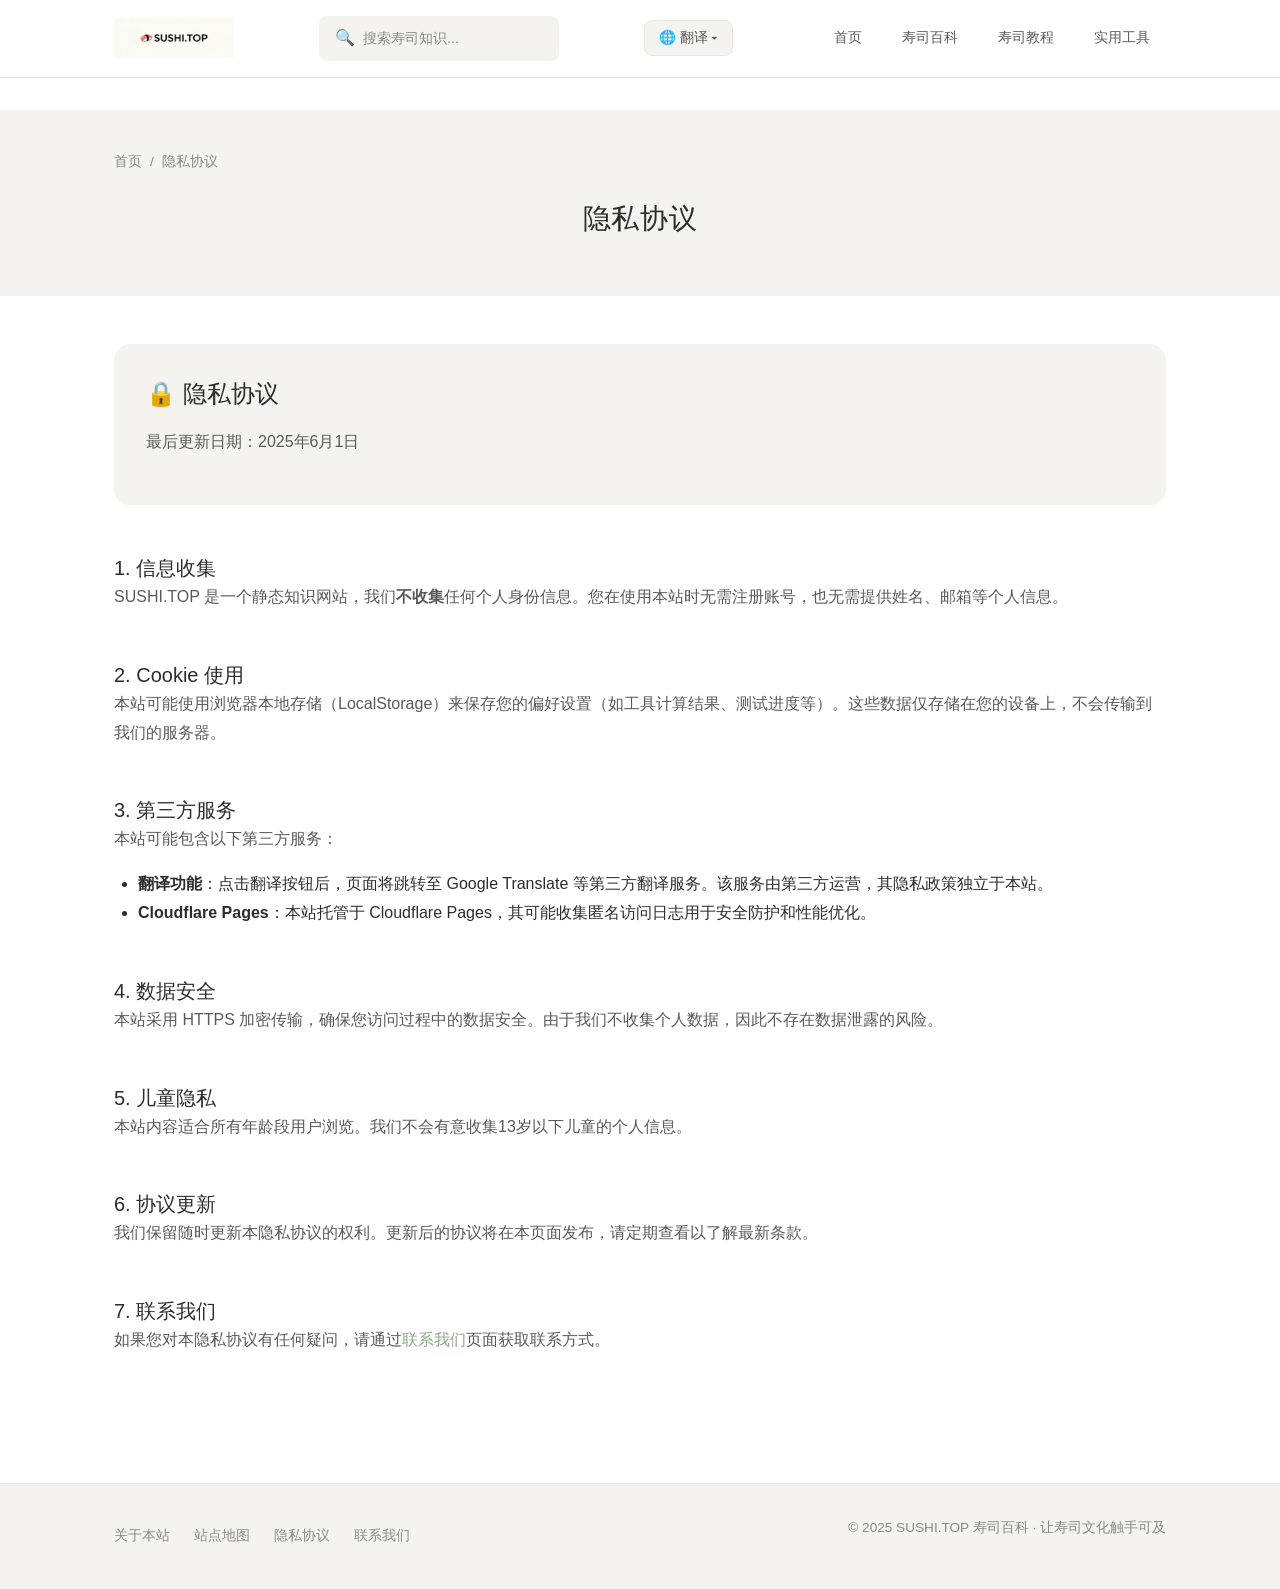
<file: privacy.html>
<!DOCTYPE html>
<html lang="zh-CN">
<head>
  <meta charset="UTF-8">
  <meta name="viewport" content="width=device-width, initial-scale=1.0">
  <title>隐私协议 | SUSHI.TOP</title>
  <meta name="description" content="隐私协议 - SUSHI.TOP 寿司百科">
  <link rel="canonical" href="https://sushi.top/privacy.html">
  <link rel="stylesheet" href="css/style.css">
</head>
<body>
  <!-- Header -->
  <header class="header">
    <div class="header-inner">
      <a href="index.html" class="logo">
        <img src="images/sushi-logo.png" alt="SUSHI.TOP" class="logo-img">
      </a>
      <button class="menu-toggle" onclick="document.querySelector('.nav').classList.toggle('active')">☰</button>
      <div class="search-box" onclick="openSearch()" style="cursor:pointer">
        <span>🔍</span>
        <input type="text" placeholder="搜索寿司知识..." readonly style="cursor:pointer">
      </div>
      <div class="translate-btn">
        <button onclick="document.getElementById('translateMenu').classList.toggle('show')">🌐 翻译 ▾</button>
        <div class="translate-menu" id="translateMenu">
          <a href="#" onclick="translatePage('ja');return false;">日本語</a>
          <a href="#" onclick="translatePage('en');return false;">English</a>
          <a href="#" onclick="translatePage('es');return false;">Español</a>
          <a href="#" onclick="translatePage('ko');return false;">한국어</a>
          <a href="#" onclick="translatePage('fr');return false;">Français</a>
        </div>
      </div>
      <nav class="nav">
        <a href="index.html" class="nav-link">首页</a>
        <a href="encyclopedia.html" class="nav-link">寿司百科</a>
        <a href="tutorial.html" class="nav-link">寿司教程</a>
        <a href="tools.html" class="nav-link">实用工具</a>
      </nav>
    </div>
  </header>

  <main>
    <section class="hero" style="padding: 2.5rem 0;">
      <div class="container">
        <div class="breadcrumb">
          <a href="index.html">首页</a>
          <span>/</span>
          <span>隐私协议</span>
        </div>
        <h1 class="hero-title" style="font-size:1.75rem;">隐私协议</h1>
      </div>
    </section>

    <section class="section">
      <div class="container">
        
<div class="encyclopedia-intro" style="text-align:left;">
  <h2>🔒 隐私协议</h2>
  <p>最后更新日期：2025年6月1日</p>
</div>

<div class="category-section">
  <h3>1. 信息收集</h3>
  <p>SUSHI.TOP 是一个静态知识网站，我们<strong>不收集</strong>任何个人身份信息。您在使用本站时无需注册账号，也无需提供姓名、邮箱等个人信息。</p>
</div>

<div class="category-section">
  <h3>2. Cookie 使用</h3>
  <p>本站可能使用浏览器本地存储（LocalStorage）来保存您的偏好设置（如工具计算结果、测试进度等）。这些数据仅存储在您的设备上，不会传输到我们的服务器。</p>
</div>

<div class="category-section">
  <h3>3. 第三方服务</h3>
  <p>本站可能包含以下第三方服务：</p>
  <ul style="padding-left:1.5rem;margin-bottom:1rem;">
    <li><strong>翻译功能</strong>：点击翻译按钮后，页面将跳转至 Google Translate 等第三方翻译服务。该服务由第三方运营，其隐私政策独立于本站。</li>
    <li><strong>Cloudflare Pages</strong>：本站托管于 Cloudflare Pages，其可能收集匿名访问日志用于安全防护和性能优化。</li>
  </ul>
</div>

<div class="category-section">
  <h3>4. 数据安全</h3>
  <p>本站采用 HTTPS 加密传输，确保您访问过程中的数据安全。由于我们不收集个人数据，因此不存在数据泄露的风险。</p>
</div>

<div class="category-section">
  <h3>5. 儿童隐私</h3>
  <p>本站内容适合所有年龄段用户浏览。我们不会有意收集13岁以下儿童的个人信息。</p>
</div>

<div class="category-section">
  <h3>6. 协议更新</h3>
  <p>我们保留随时更新本隐私协议的权利。更新后的协议将在本页面发布，请定期查看以了解最新条款。</p>
</div>

<div class="category-section">
  <h3>7. 联系我们</h3>
  <p>如果您对本隐私协议有任何疑问，请通过<a href="contact.html">联系我们</a>页面获取联系方式。</p>
</div>

      </div>
    </section>
  </main>

  <!-- Footer -->
  <footer class="footer">
    <div class="footer-inner">
      <div class="footer-links">
        <a href="about.html">关于本站</a>
        <a href="sitemap.html">站点地图</a>
        <a href="privacy.html">隐私协议</a>
        <a href="contact.html">联系我们</a>
      </div>
      <p class="footer-copyright">© 2025 SUSHI.TOP 寿司百科 · 让寿司文化触手可及</p>
    </div>
  </footer>

  <!-- Search Modal -->
  <div id="search-modal" onclick="if(event.target===this)closeSearch()">
    <div class="search-modal-inner">
      <div class="search-modal-header">
        <span>🔍</span>
        <input type="text" id="search-input" placeholder="搜索寿司知识..." oninput="handleSearch(this.value)">
        <button class="search-modal-close" onclick="closeSearch()">✕</button>
      </div>
      <div id="search-results">
        <div class="search-empty">输入关键词开始搜索</div>
      </div>
    </div>
  </div>

  <script src="/pagefind/pagefind-ui.js"></script>
  <script>
    let pagefindSearch;
    async function initPagefind() {
      try {
        pagefindSearch = await import("/pagefind/pagefind.js");
      } catch(e) {
        console.log("Pagefind not available");
      }
    }
    initPagefind();
    function openSearch() {
      document.getElementById('search-modal').classList.add('active');
      setTimeout(() => document.getElementById('search-input').focus(), 100);
    }
    function closeSearch() {
      document.getElementById('search-modal').classList.remove('active');
    }
    document.addEventListener('keydown', function(e) {
      if (e.key === 'Escape') closeSearch();
      if ((e.ctrlKey || e.metaKey) && e.key === 'k') { e.preventDefault(); openSearch(); }
    });
    async function handleSearch(query) {
      const resultsDiv = document.getElementById('search-results');
      if (!query.trim()) { resultsDiv.innerHTML = '<div class="search-empty">输入关键词开始搜索</div>'; return; }
      if (pagefindSearch) {
        try {
          const search = await pagefindSearch.search(query);
          const results = await Promise.all(search.results.slice(0,8).map(r => r.data()));
          if (results.length === 0) {
            resultsDiv.innerHTML = '<div class="search-empty">未找到相关内容</div>';
          } else {
            resultsDiv.innerHTML = results.map(r =>
              '<div class="pagefind-result"><h3><a href="' + r.url + '">' + (r.meta?.title || r.url) + '</a></h3><p>' + (r.sub_results?.map(s=>s.excerpt).join(' ... ') || '') + '</p></div>'
            ).join('');
          }
        } catch(e) {
          resultsDiv.innerHTML = '<div class="search-empty">搜索功能加载中...</div>';
        }
      } else {
        resultsDiv.innerHTML = '<div class="search-empty">搜索功能加载中...</div>';
      }
    }
    function translatePage(lang) {
      const url = window.location.href;
      const translateUrl = 'https://translate.google.com/translate?sl=zh-CN&tl=' + lang + '&u=' + encodeURIComponent(url);
      window.open(translateUrl, '_blank');
      document.getElementById('translateMenu').classList.remove('show');
    }
    document.addEventListener('click', function(e) {
      const btn = document.querySelector('.translate-btn');
      const menu = document.getElementById('translateMenu');
      if (btn && menu && !btn.contains(e.target)) {
        menu.classList.remove('show');
      }
    });
  </script>
</body>
</html>
</file>
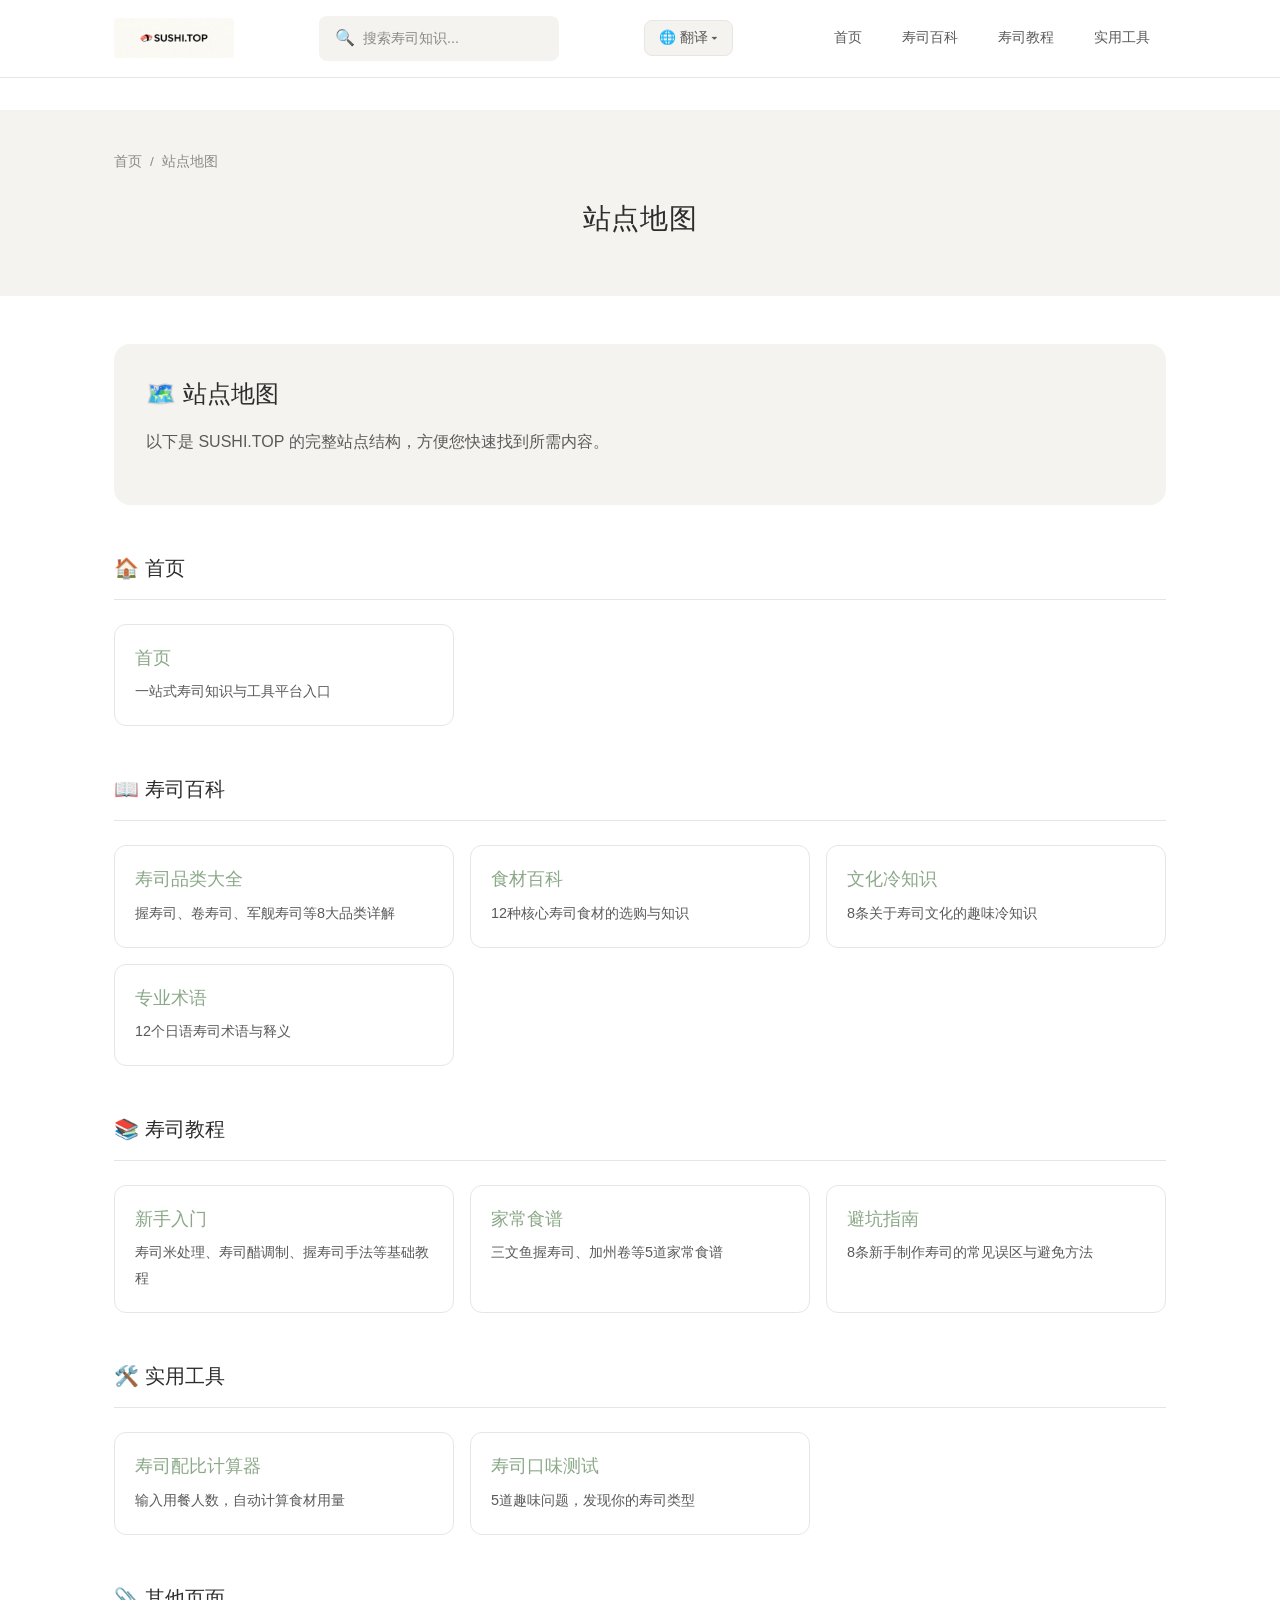
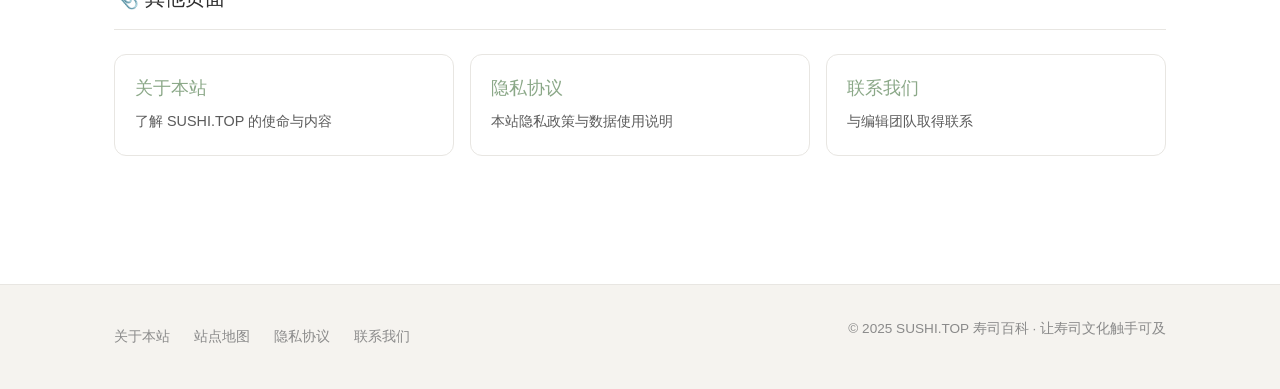
<file: sitemap.html>
<!DOCTYPE html>
<html lang="zh-CN">
<head>
  <meta charset="UTF-8">
  <meta name="viewport" content="width=device-width, initial-scale=1.0">
  <title>站点地图 | SUSHI.TOP</title>
  <meta name="description" content="站点地图 - SUSHI.TOP 寿司百科">
  <link rel="canonical" href="https://sushi.top/sitemap.html">
  <link rel="stylesheet" href="css/style.css">
</head>
<body>
  <!-- Header -->
  <header class="header">
    <div class="header-inner">
      <a href="index.html" class="logo">
        <img src="images/sushi-logo.png" alt="SUSHI.TOP" class="logo-img">
      </a>
      <button class="menu-toggle" onclick="document.querySelector('.nav').classList.toggle('active')">☰</button>
      <div class="search-box" onclick="openSearch()" style="cursor:pointer">
        <span>🔍</span>
        <input type="text" placeholder="搜索寿司知识..." readonly style="cursor:pointer">
      </div>
      <div class="translate-btn">
        <button onclick="document.getElementById('translateMenu').classList.toggle('show')">🌐 翻译 ▾</button>
        <div class="translate-menu" id="translateMenu">
          <a href="#" onclick="translatePage('ja');return false;">日本語</a>
          <a href="#" onclick="translatePage('en');return false;">English</a>
          <a href="#" onclick="translatePage('es');return false;">Español</a>
          <a href="#" onclick="translatePage('ko');return false;">한국어</a>
          <a href="#" onclick="translatePage('fr');return false;">Français</a>
        </div>
      </div>
      <nav class="nav">
        <a href="index.html" class="nav-link">首页</a>
        <a href="encyclopedia.html" class="nav-link">寿司百科</a>
        <a href="tutorial.html" class="nav-link">寿司教程</a>
        <a href="tools.html" class="nav-link">实用工具</a>
      </nav>
    </div>
  </header>

  <main>
    <section class="hero" style="padding: 2.5rem 0;">
      <div class="container">
        <div class="breadcrumb">
          <a href="index.html">首页</a>
          <span>/</span>
          <span>站点地图</span>
        </div>
        <h1 class="hero-title" style="font-size:1.75rem;">站点地图</h1>
      </div>
    </section>

    <section class="section">
      <div class="container">
        
<div class="encyclopedia-intro" style="text-align:left;">
  <h2>🗺️ 站点地图</h2>
  <p>以下是 SUSHI.TOP 的完整站点结构，方便您快速找到所需内容。</p>
</div>

<div class="category-section">
  <div class="category-header">
    <h3>🏠 首页</h3>
  </div>
  <div class="item-list">
    <div class="item-card"><h4><a href="index.html">首页</a></h4><p>一站式寿司知识与工具平台入口</p></div>
  </div>
</div>

<div class="category-section">
  <div class="category-header">
    <h3>📖 寿司百科</h3>
  </div>
  <div class="item-list">
    <div class="item-card"><h4><a href="encyclopedia.html#types">寿司品类大全</a></h4><p>握寿司、卷寿司、军舰寿司等8大品类详解</p></div>
    <div class="item-card"><h4><a href="encyclopedia.html#ingredients">食材百科</a></h4><p>12种核心寿司食材的选购与知识</p></div>
    <div class="item-card"><h4><a href="encyclopedia.html#culture">文化冷知识</a></h4><p>8条关于寿司文化的趣味冷知识</p></div>
    <div class="item-card"><h4><a href="encyclopedia.html#terms">专业术语</a></h4><p>12个日语寿司术语与释义</p></div>
  </div>
</div>

<div class="category-section">
  <div class="category-header">
    <h3>📚 寿司教程</h3>
  </div>
  <div class="item-list">
    <div class="item-card"><h4><a href="tutorial.html#beginner">新手入门</a></h4><p>寿司米处理、寿司醋调制、握寿司手法等基础教程</p></div>
    <div class="item-card"><h4><a href="tutorial.html#recipes">家常食谱</a></h4><p>三文鱼握寿司、加州卷等5道家常食谱</p></div>
    <div class="item-card"><h4><a href="tutorial.html#tips">避坑指南</a></h4><p>8条新手制作寿司的常见误区与避免方法</p></div>
  </div>
</div>

<div class="category-section">
  <div class="category-header">
    <h3>🛠️ 实用工具</h3>
  </div>
  <div class="item-list">
    <div class="item-card"><h4><a href="tools.html#calculator">寿司配比计算器</a></h4><p>输入用餐人数，自动计算食材用量</p></div>
    <div class="item-card"><h4><a href="tools.html#quiz">寿司口味测试</a></h4><p>5道趣味问题，发现你的寿司类型</p></div>
  </div>
</div>

<div class="category-section">
  <div class="category-header">
    <h3>📎 其他页面</h3>
  </div>
  <div class="item-list">
    <div class="item-card"><h4><a href="about.html">关于本站</a></h4><p>了解 SUSHI.TOP 的使命与内容</p></div>
    <div class="item-card"><h4><a href="privacy.html">隐私协议</a></h4><p>本站隐私政策与数据使用说明</p></div>
    <div class="item-card"><h4><a href="contact.html">联系我们</a></h4><p>与编辑团队取得联系</p></div>
  </div>
</div>

      </div>
    </section>
  </main>

  <!-- Footer -->
  <footer class="footer">
    <div class="footer-inner">
      <div class="footer-links">
        <a href="about.html">关于本站</a>
        <a href="sitemap.html">站点地图</a>
        <a href="privacy.html">隐私协议</a>
        <a href="contact.html">联系我们</a>
      </div>
      <p class="footer-copyright">© 2025 SUSHI.TOP 寿司百科 · 让寿司文化触手可及</p>
    </div>
  </footer>

  <!-- Search Modal -->
  <div id="search-modal" onclick="if(event.target===this)closeSearch()">
    <div class="search-modal-inner">
      <div class="search-modal-header">
        <span>🔍</span>
        <input type="text" id="search-input" placeholder="搜索寿司知识..." oninput="handleSearch(this.value)">
        <button class="search-modal-close" onclick="closeSearch()">✕</button>
      </div>
      <div id="search-results">
        <div class="search-empty">输入关键词开始搜索</div>
      </div>
    </div>
  </div>

  <script src="/pagefind/pagefind-ui.js"></script>
  <script>
    let pagefindSearch;
    async function initPagefind() {
      try {
        pagefindSearch = await import("/pagefind/pagefind.js");
      } catch(e) {
        console.log("Pagefind not available");
      }
    }
    initPagefind();
    function openSearch() {
      document.getElementById('search-modal').classList.add('active');
      setTimeout(() => document.getElementById('search-input').focus(), 100);
    }
    function closeSearch() {
      document.getElementById('search-modal').classList.remove('active');
    }
    document.addEventListener('keydown', function(e) {
      if (e.key === 'Escape') closeSearch();
      if ((e.ctrlKey || e.metaKey) && e.key === 'k') { e.preventDefault(); openSearch(); }
    });
    async function handleSearch(query) {
      const resultsDiv = document.getElementById('search-results');
      if (!query.trim()) { resultsDiv.innerHTML = '<div class="search-empty">输入关键词开始搜索</div>'; return; }
      if (pagefindSearch) {
        try {
          const search = await pagefindSearch.search(query);
          const results = await Promise.all(search.results.slice(0,8).map(r => r.data()));
          if (results.length === 0) {
            resultsDiv.innerHTML = '<div class="search-empty">未找到相关内容</div>';
          } else {
            resultsDiv.innerHTML = results.map(r =>
              '<div class="pagefind-result"><h3><a href="' + r.url + '">' + (r.meta?.title || r.url) + '</a></h3><p>' + (r.sub_results?.map(s=>s.excerpt).join(' ... ') || '') + '</p></div>'
            ).join('');
          }
        } catch(e) {
          resultsDiv.innerHTML = '<div class="search-empty">搜索功能加载中...</div>';
        }
      } else {
        resultsDiv.innerHTML = '<div class="search-empty">搜索功能加载中...</div>';
      }
    }
    function translatePage(lang) {
      const url = window.location.href;
      const translateUrl = 'https://translate.google.com/translate?sl=zh-CN&tl=' + lang + '&u=' + encodeURIComponent(url);
      window.open(translateUrl, '_blank');
      document.getElementById('translateMenu').classList.remove('show');
    }
    document.addEventListener('click', function(e) {
      const btn = document.querySelector('.translate-btn');
      const menu = document.getElementById('translateMenu');
      if (btn && menu && !btn.contains(e.target)) {
        menu.classList.remove('show');
      }
    });
  </script>
</body>
</html>
</file>
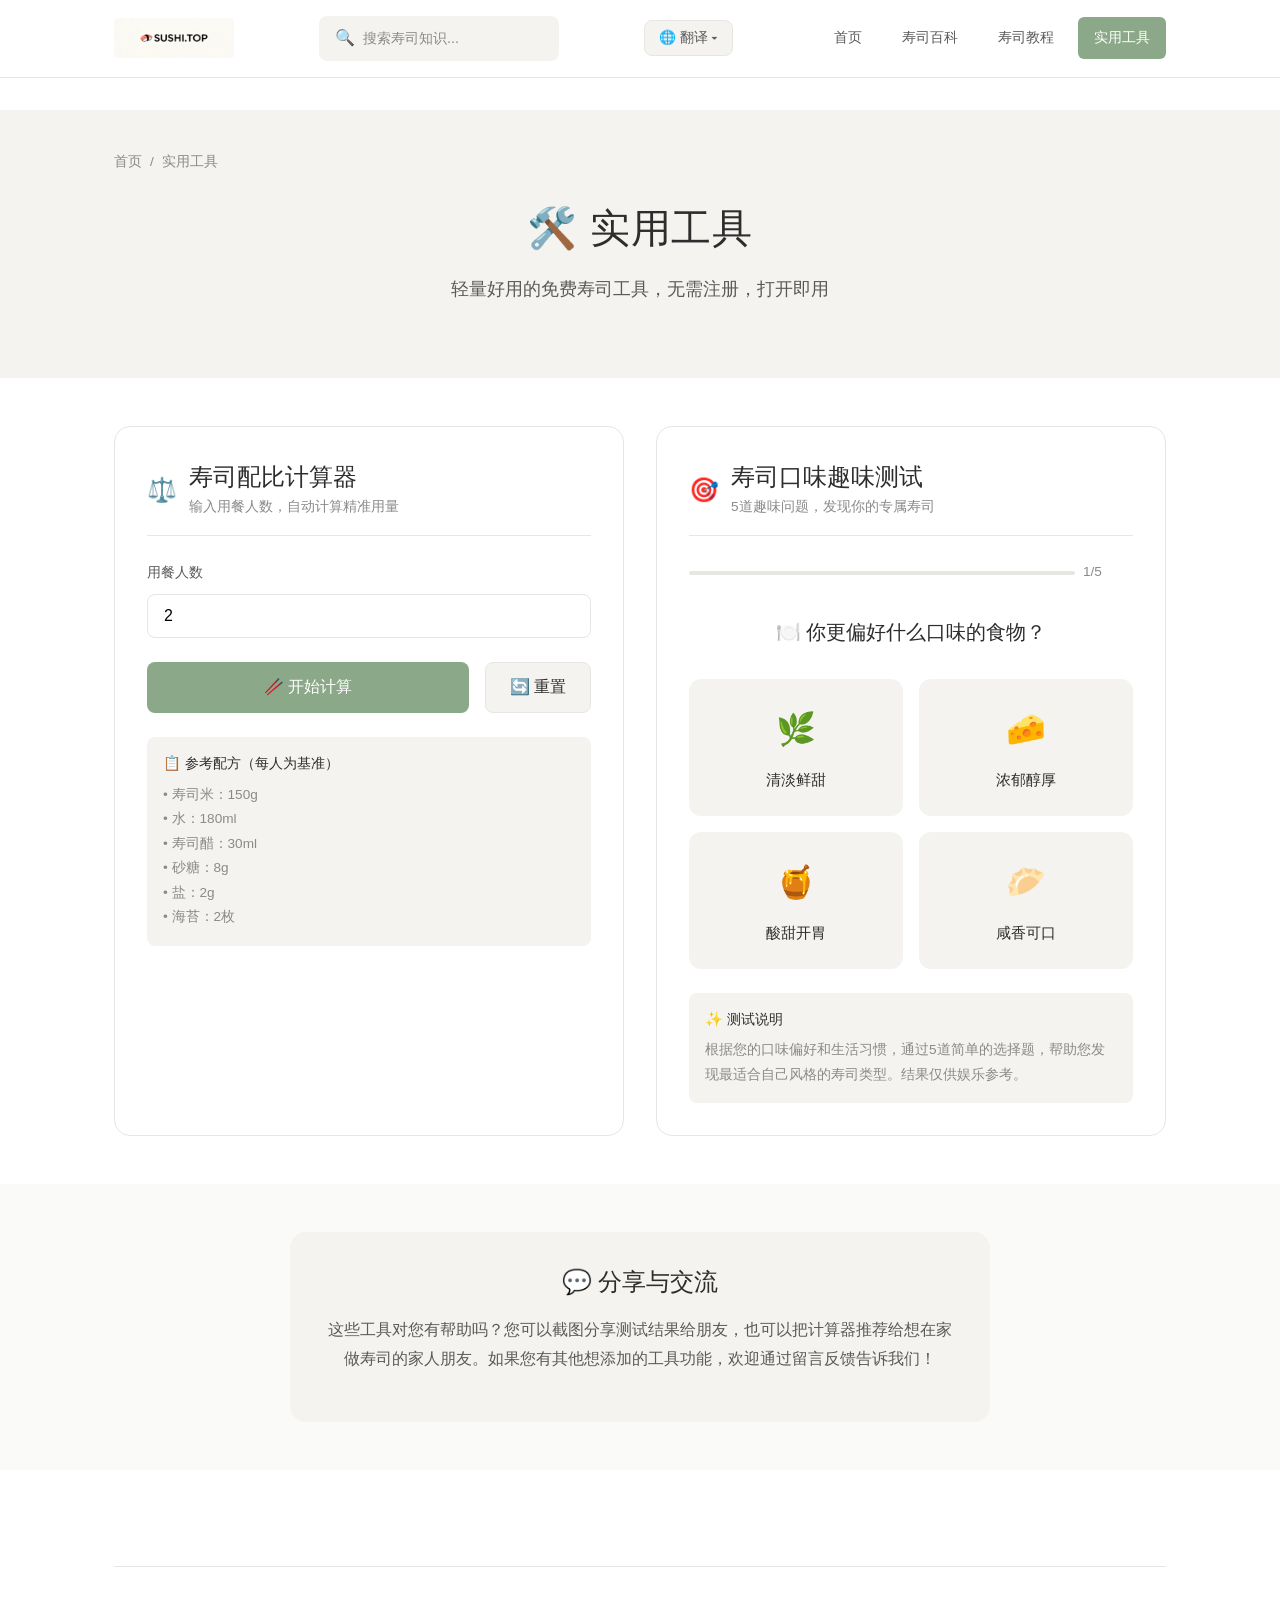
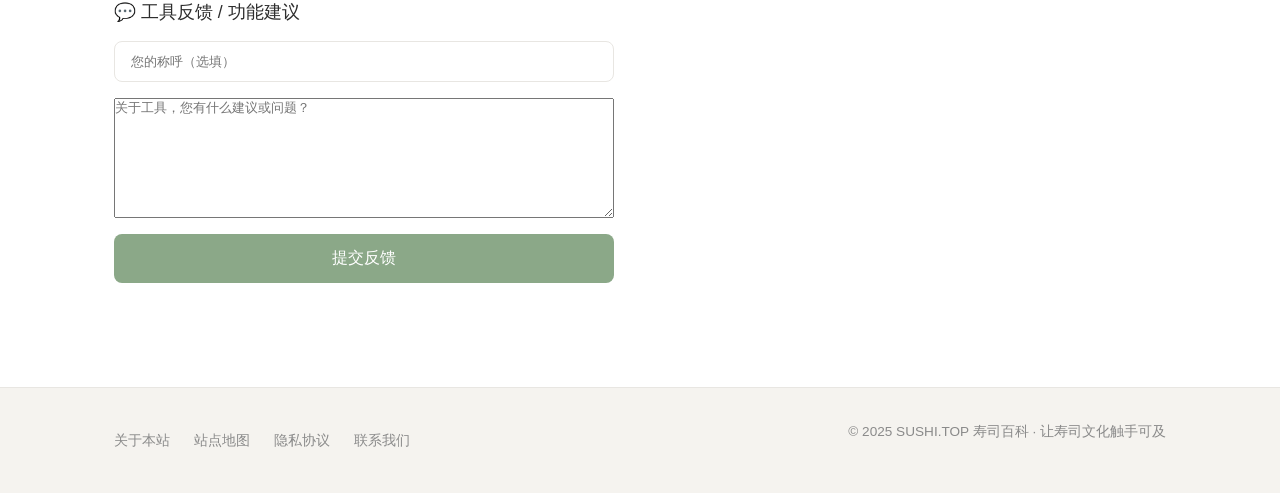
<file: tools.html>
<!DOCTYPE html>
<html lang="zh-CN">
<head>
  <meta charset="UTF-8">
  <meta name="viewport" content="width=device-width, initial-scale=1.0">
  <title>实用工具 | SUSHI.TOP - 寿司配比计算器与口味趣味测试</title>
  <meta name="description" content="免费实用的寿司工具箱，包含寿司配比计算器（自动计算用餐人数对应的寿司米、水、醋等用量）和寿司口味趣味测试，5道题发现最适合你的寿司类型。">
  <meta name="keywords" content="寿司配比计算器,寿司工具,寿司用量计算,寿司米计算,寿司口味测试,趣味测试,寿司类型测试">
  <link rel="canonical" href="https://sushi.top/tools.html">
  <link rel="stylesheet" href="css/style.css">
</head>
<body>
  <!-- Header -->
  <header class="header">
    <div class="header-inner">
      <a href="index.html" class="logo">
        <img src="images/sushi-logo.png" alt="SUSHI.TOP" class="logo-img">
      </a>
      <button class="menu-toggle" onclick="document.querySelector('.nav').classList.toggle('active')">☰</button>
      <div class="search-box" onclick="openSearch()" style="cursor:pointer">
        <span>🔍</span>
        <input type="text" placeholder="搜索寿司知识..." readonly style="cursor:pointer">
      </div>
      
      <div class="translate-btn">
        <button onclick="document.getElementById('translateMenu').classList.toggle('show')">🌐 翻译 ▾</button>
        <div class="translate-menu" id="translateMenu">
          <a href="#" onclick="translatePage('ja');return false;">日本語</a>
          <a href="#" onclick="translatePage('en');return false;">English</a>
          <a href="#" onclick="translatePage('es');return false;">Español</a>
          <a href="#" onclick="translatePage('ko');return false;">한국어</a>
          <a href="#" onclick="translatePage('fr');return false;">Français</a>
        </div>
      </div>
      <nav class="nav">
        <a href="index.html" class="nav-link">首页</a>
        <a href="encyclopedia.html" class="nav-link">寿司百科</a>
        <a href="tutorial.html" class="nav-link">寿司教程</a>
        <a href="tools.html" class="nav-link active">实用工具</a>
      </nav>
    </div>
  </header>

  <main>
    <!-- Page Header -->
    <section class="hero" style="padding: 2.5rem 0;">
      <div class="container">
        <div class="breadcrumb">
          <a href="index.html">首页</a>
          <span>/</span>
          <span>实用工具</span>
        </div>
        <h1 class="hero-title">🛠️ 实用工具</h1>
        <p class="hero-subtitle">轻量好用的免费寿司工具，无需注册，打开即用</p>
      </div>
    </section>

    <!-- Tools Section -->
    <section class="section">
      <div class="container">
        <div class="tools-layout">
          
          <!-- Calculator Tool -->
          <div class="tool-section" id="calculator">
            <div class="tool-section-title">
              <span style="font-size: 1.5rem;">⚖️</span>
              <div>
                <h2>寿司配比计算器</h2>
                <p class="text-muted mb-0" style="font-size: 0.85rem;">输入用餐人数，自动计算精准用量</p>
              </div>
            </div>
            
            <div class="calculator-form">
              <div class="form-group">
                <label for="personCount">用餐人数</label>
                <input type="number" id="personCount" value="2" min="1" max="100" placeholder="请输入用餐人数（1-100人）">
              </div>
              
              <div style="display: flex; gap: 1rem;">
                <button type="button" id="calculateBtn" class="btn btn-primary" style="flex: 1;">
                  🥢 开始计算
                </button>
                <button type="button" id="resetBtn" class="btn btn-secondary">
                  🔄 重置
                </button>
              </div>
            </div>

            <div id="resultBox" class="result-box" style="display: none;">
              <div id="resultGrid"></div>
            </div>

            <div style="margin-top: 1.5rem; padding: 1rem; background: var(--cream); border-radius: 8px;">
              <h4 style="font-size: 0.9rem; margin-bottom: 0.5rem;">📋 参考配方（每人为基准）</h4>
              <ul style="list-style: none; padding: 0; font-size: 0.85rem; color: var(--text-muted);">
                <li>• 寿司米：150g</li>
                <li>• 水：180ml</li>
                <li>• 寿司醋：30ml</li>
                <li>• 砂糖：8g</li>
                <li>• 盐：2g</li>
                <li>• 海苔：2枚</li>
              </ul>
            </div>
          </div>

          <!-- Quiz Tool -->
          <div class="tool-section" id="quiz">
            <div class="tool-section-title">
              <span style="font-size: 1.5rem;">🎯</span>
              <div>
                <h2>寿司口味趣味测试</h2>
                <p class="text-muted mb-0" style="font-size: 0.85rem;">5道趣味问题，发现你的专属寿司</p>
              </div>
            </div>
            
            <div class="quiz-container" id="quizContainer">
              <div class="quiz-progress" id="quizProgress">
                <div class="quiz-progress-bar">
                  <div class="quiz-progress-fill" style="width: 0%"></div>
                </div>
                <span class="quiz-progress-text">1/5</span>
              </div>
              <div id="quizContent">
                <!-- Quiz content will be rendered by JS -->
              </div>
            </div>

            <div style="margin-top: 1.5rem; padding: 1rem; background: var(--cream); border-radius: 8px;">
              <h4 style="font-size: 0.9rem; margin-bottom: 0.5rem;">✨ 测试说明</h4>
              <p style="font-size: 0.85rem; color: var(--text-muted); margin-bottom: 0;">
                根据您的口味偏好和生活习惯，通过5道简单的选择题，帮助您发现最适合自己风格的寿司类型。结果仅供娱乐参考。
              </p>
            </div>
          </div>
        </div>
      </div>
    </section>

    <!-- Share Tips -->
    <section class="section" style="background: var(--light-gray);">
      <div class="container">
        <div class="encyclopedia-intro" style="max-width: 700px; margin: 0 auto;">
          <h2>💬 分享与交流</h2>
          <p>这些工具对您有帮助吗？您可以截图分享测试结果给朋友，也可以把计算器推荐给想在家做寿司的家人朋友。如果您有其他想添加的工具功能，欢迎通过留言反馈告诉我们！</p>
        </div>
      </div>
    </section>

    <!-- Feedback Section -->
    <section class="section">
      <div class="container">
        <div class="feedback-section">
          <h3 class="feedback-title">💬 工具反馈 / 功能建议</h3>
          <form class="feedback-form" onsubmit="handleFeedback(event)">
            <input type="text" placeholder="您的称呼（选填）" style="padding: 0.75rem 1rem; border: 1px solid var(--border); border-radius: 8px;">
            <textarea placeholder="关于工具，您有什么建议或问题？"></textarea>
            <button type="submit" class="btn btn-primary">提交反馈</button>
          </form>
          <div class="feedback-list" id="feedbackList"></div>
        </div>
      </div>
    </section>
  </main>

  <!-- Footer -->
  <footer class="footer">
    <div class="footer-inner">
      <div class="footer-links">
        <a href="about.html">关于本站</a>
        <a href="sitemap.html">站点地图</a>
        <a href="privacy.html">隐私协议</a>
        <a href="contact.html">联系我们</a>
      </div>
      <p class="footer-copyright">© 2025 SUSHI.TOP 寿司百科 · 让寿司文化触手可及</p>
    </div>
  </footer>

  <script src="js/calculator.js"></script>
  <script src="js/quiz.js"></script>
  <script>
    function handleFeedback(e) {
      e.preventDefault();
      const form = e.target;
      const inputs = form.querySelectorAll('input, textarea');
      const content = inputs[1].value.trim();
      const author = inputs[0].value.trim() || '匿名用户';
      
      if (!content) {
        alert('请输入留言内容');
        return;
      }

      const list = document.getElementById('feedbackList');
      const item = document.createElement('div');
      item.className = 'feedback-item';
      item.innerHTML = `
        <div class="feedback-item-header">
          <span class="feedback-item-author">${author}</span>
          <span class="feedback-item-time">刚刚</span>
        </div>
        <p class="feedback-item-content">${content}</p>
      `;
      
      if (list.firstChild) {
        list.insertBefore(item, list.firstChild);
      } else {
        list.appendChild(item);
      }
      
      form.reset();
      alert('感谢您的反馈！');
    }

    // Smooth scroll to tools
    document.querySelectorAll('a[href^="#"]').forEach(anchor => {
      anchor.addEventListener('click', function (e) {
        e.preventDefault();
        const target = document.querySelector(this.getAttribute('href'));
        if (target) {
          target.scrollIntoView({
            behavior: 'smooth',
            block: 'start'
          });
        }
      });
    });
  </script>

  <!-- Search Modal -->
  <div id="search-modal" onclick="if(event.target===this)closeSearch()">
    <div class="search-modal-inner">
      <div class="search-modal-header">
        <span>🔍</span>
        <input type="text" id="search-input" placeholder="搜索寿司知识..." oninput="handleSearch(this.value)">
        <button class="search-modal-close" onclick="closeSearch()">✕</button>
      </div>
      <div id="search-results">
        <div class="search-empty">输入关键词开始搜索</div>
      </div>
    </div>
  </div>

  <script src="/pagefind/pagefind-ui.js"></script>
  <script>
    let pagefindSearch;
    async function initPagefind() {
      try {
        pagefindSearch = await import("/pagefind/pagefind.js");
      } catch(e) {
        console.log("Pagefind not available, using fallback");
      }
    }
    initPagefind();

    function openSearch() {
      document.getElementById('search-modal').classList.add('active');
      setTimeout(() => document.getElementById('search-input').focus(), 100);
    }
    function closeSearch() {
      document.getElementById('search-modal').classList.remove('active');
    }
    document.addEventListener('keydown', function(e) {
      if (e.key === 'Escape') closeSearch();
      if ((e.ctrlKey || e.metaKey) && e.key === 'k') { e.preventDefault(); openSearch(); }
    });
    async function handleSearch(query) {
      const resultsDiv = document.getElementById('search-results');
      if (!query.trim()) { resultsDiv.innerHTML = '<div class="search-empty">输入关键词开始搜索</div>'; return; }
      if (pagefindSearch) {
        try {
          const search = await pagefindSearch.search(query);
          const results = await Promise.all(search.results.slice(0,8).map(r => r.data()));
          if (results.length === 0) {
            resultsDiv.innerHTML = '<div class="search-empty">未找到相关内容</div>';
          } else {
            resultsDiv.innerHTML = results.map(r => 
              '<div class="pagefind-result"><h3><a href="' + r.url + '">' + (r.meta?.title || r.url) + '</a></h3><p>' + (r.sub_results?.map(s=>s.excerpt).join(' ... ') || '') + '</p></div>'
            ).join('');
          }
        } catch(e) {
          resultsDiv.innerHTML = '<div class="search-empty">搜索功能加载中...</div>';
        }
      } else {
        resultsDiv.innerHTML = '<div class="search-empty">搜索功能加载中...</div>';
      }
    }
    function translatePage(lang) {
      const url = window.location.href;
      const translateUrl = 'https://translate.google.com/translate?sl=zh-CN&tl=' + lang + '&u=' + encodeURIComponent(url);
      window.open(translateUrl, '_blank');
      document.getElementById('translateMenu').classList.remove('show');
    }
    // Close translate menu on outside click
    document.addEventListener('click', function(e) {
      const btn = document.querySelector('.translate-btn');
      const menu = document.getElementById('translateMenu');
      if (btn && menu && !btn.contains(e.target)) {
        menu.classList.remove('show');
      }
    });
  </script>

</body>
</html>
</file>
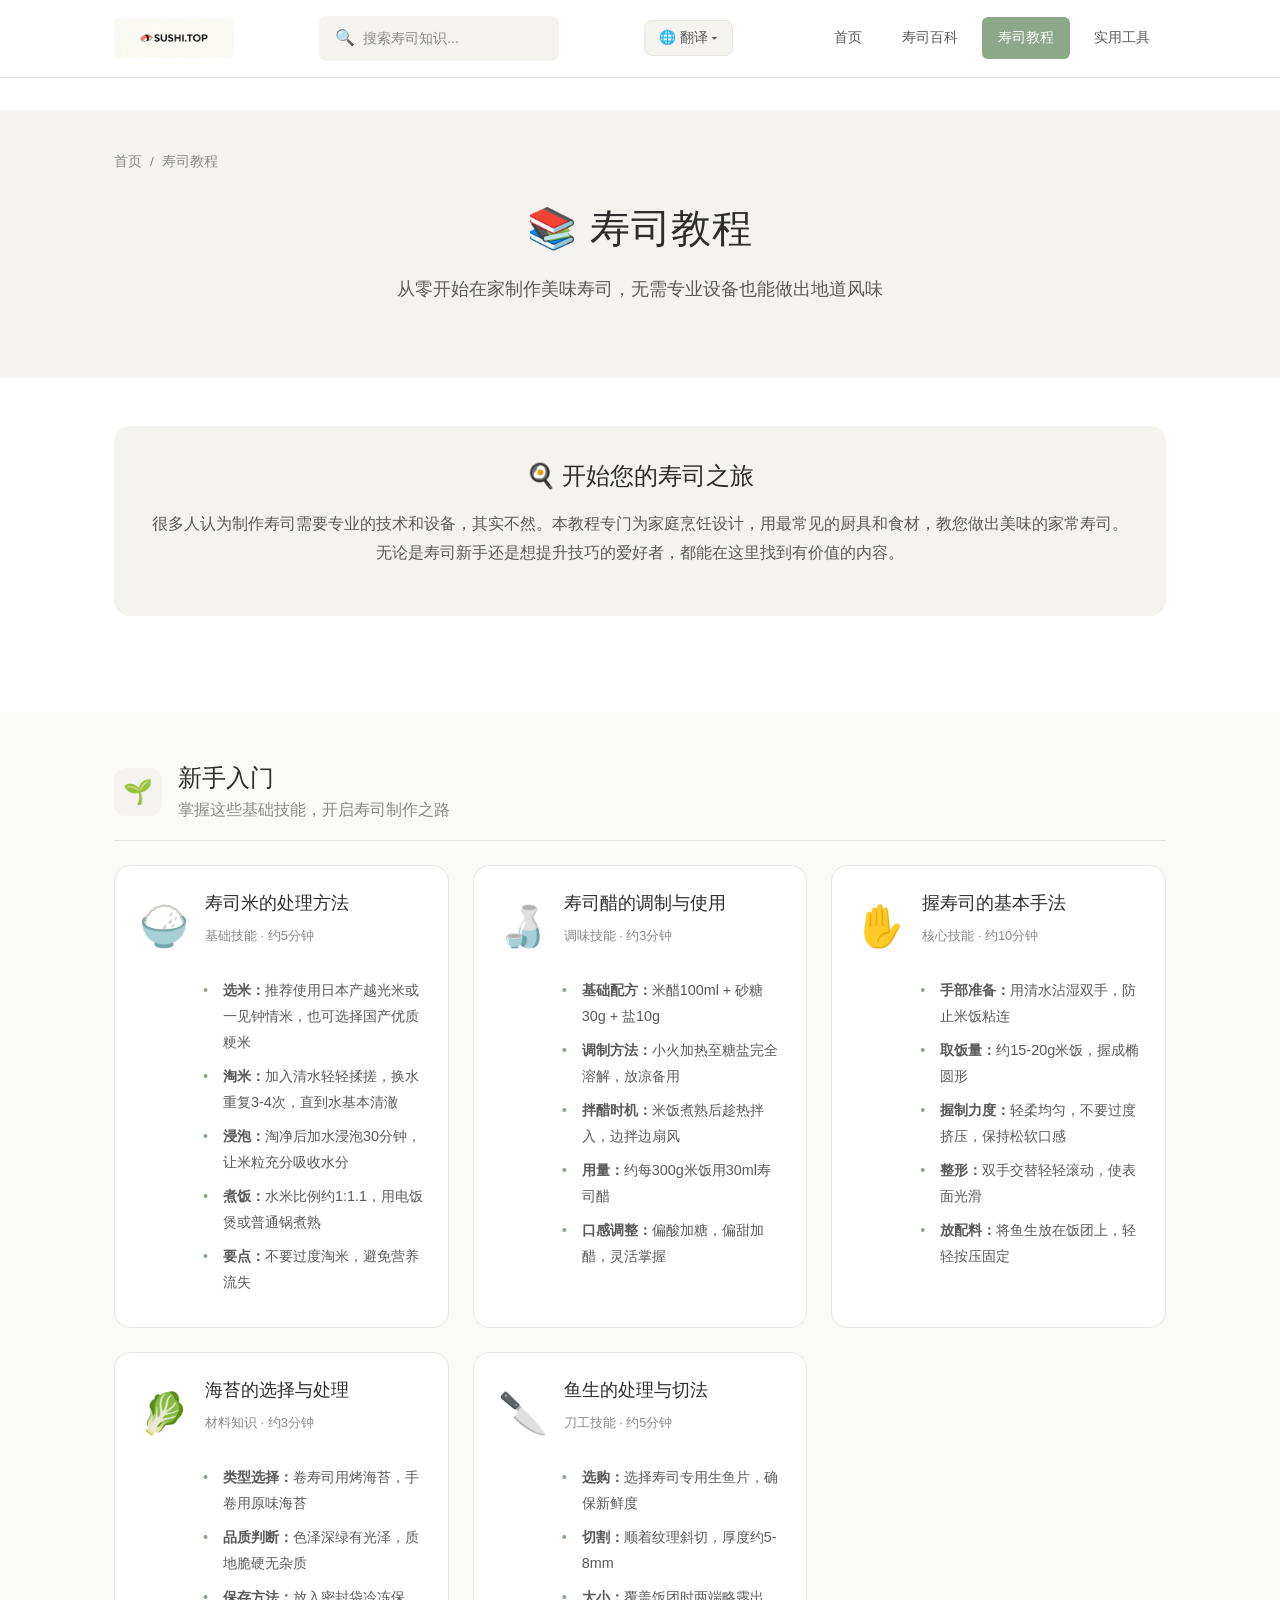
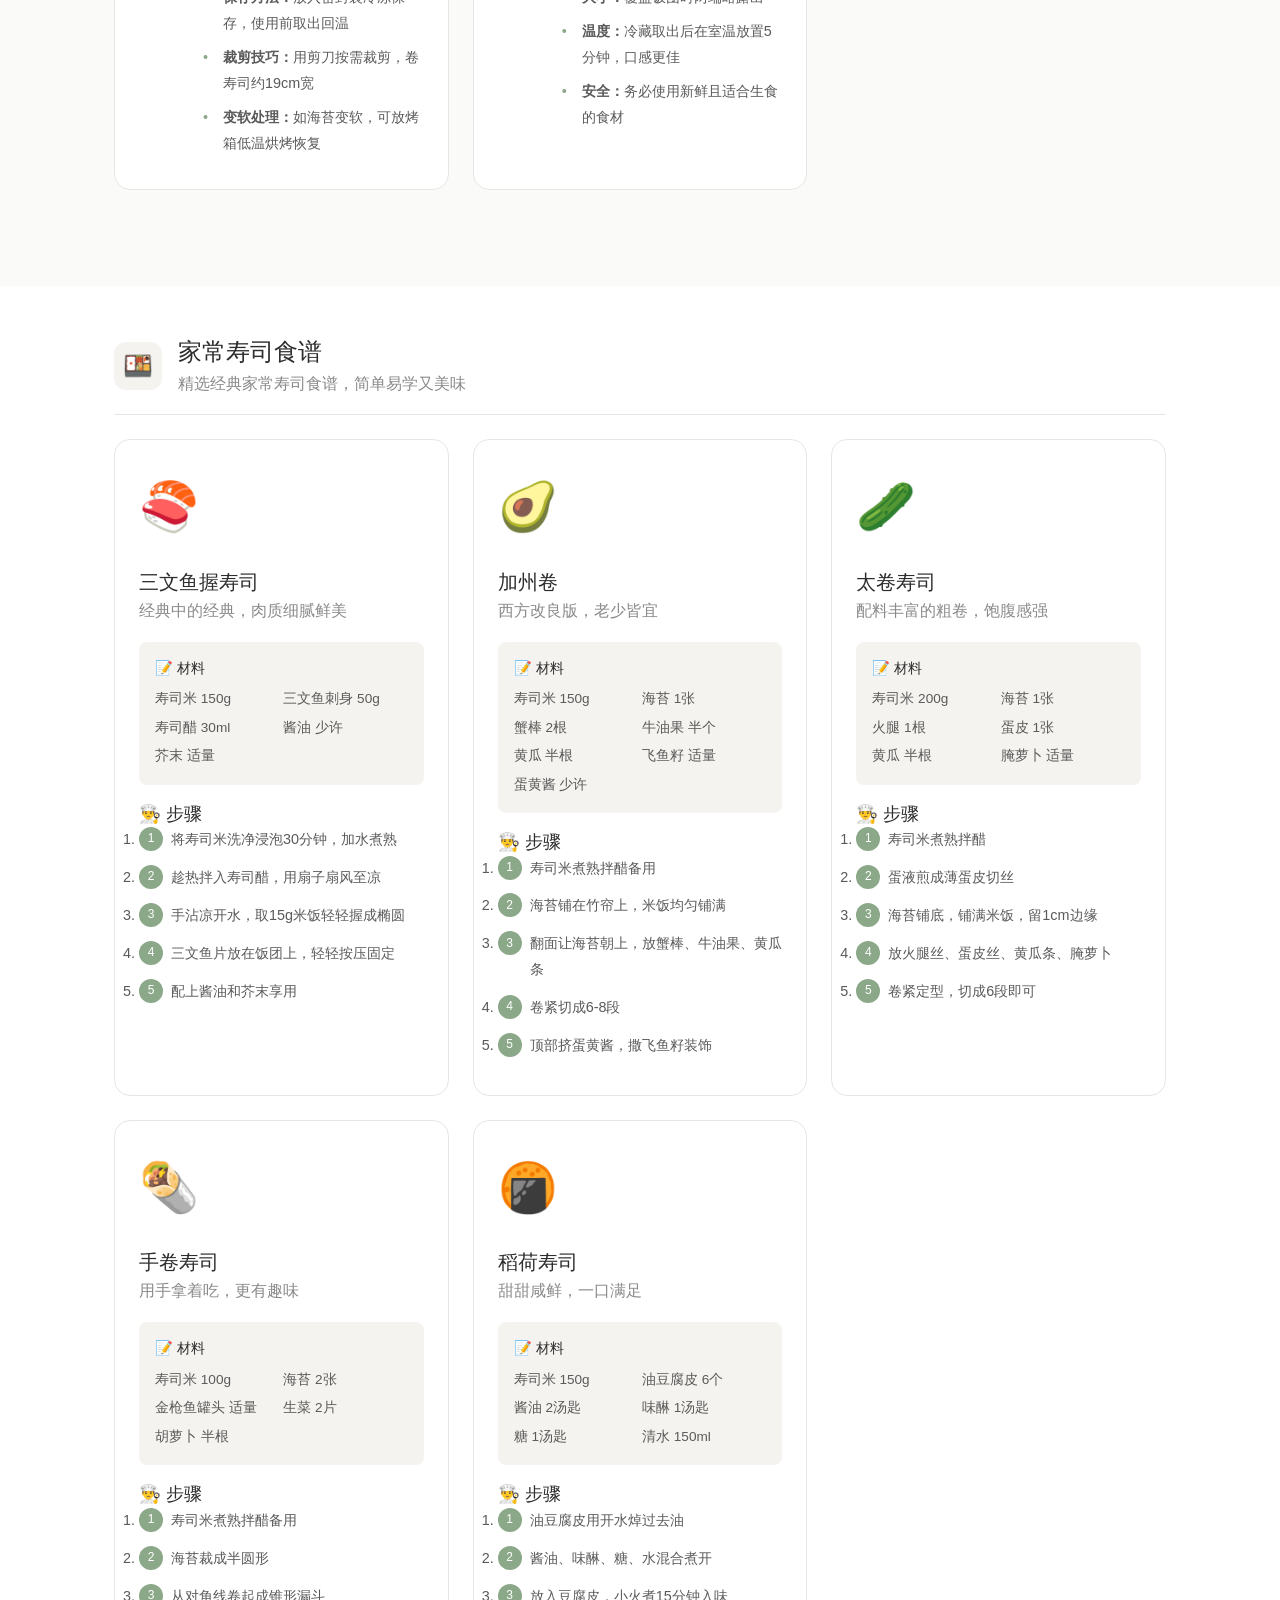
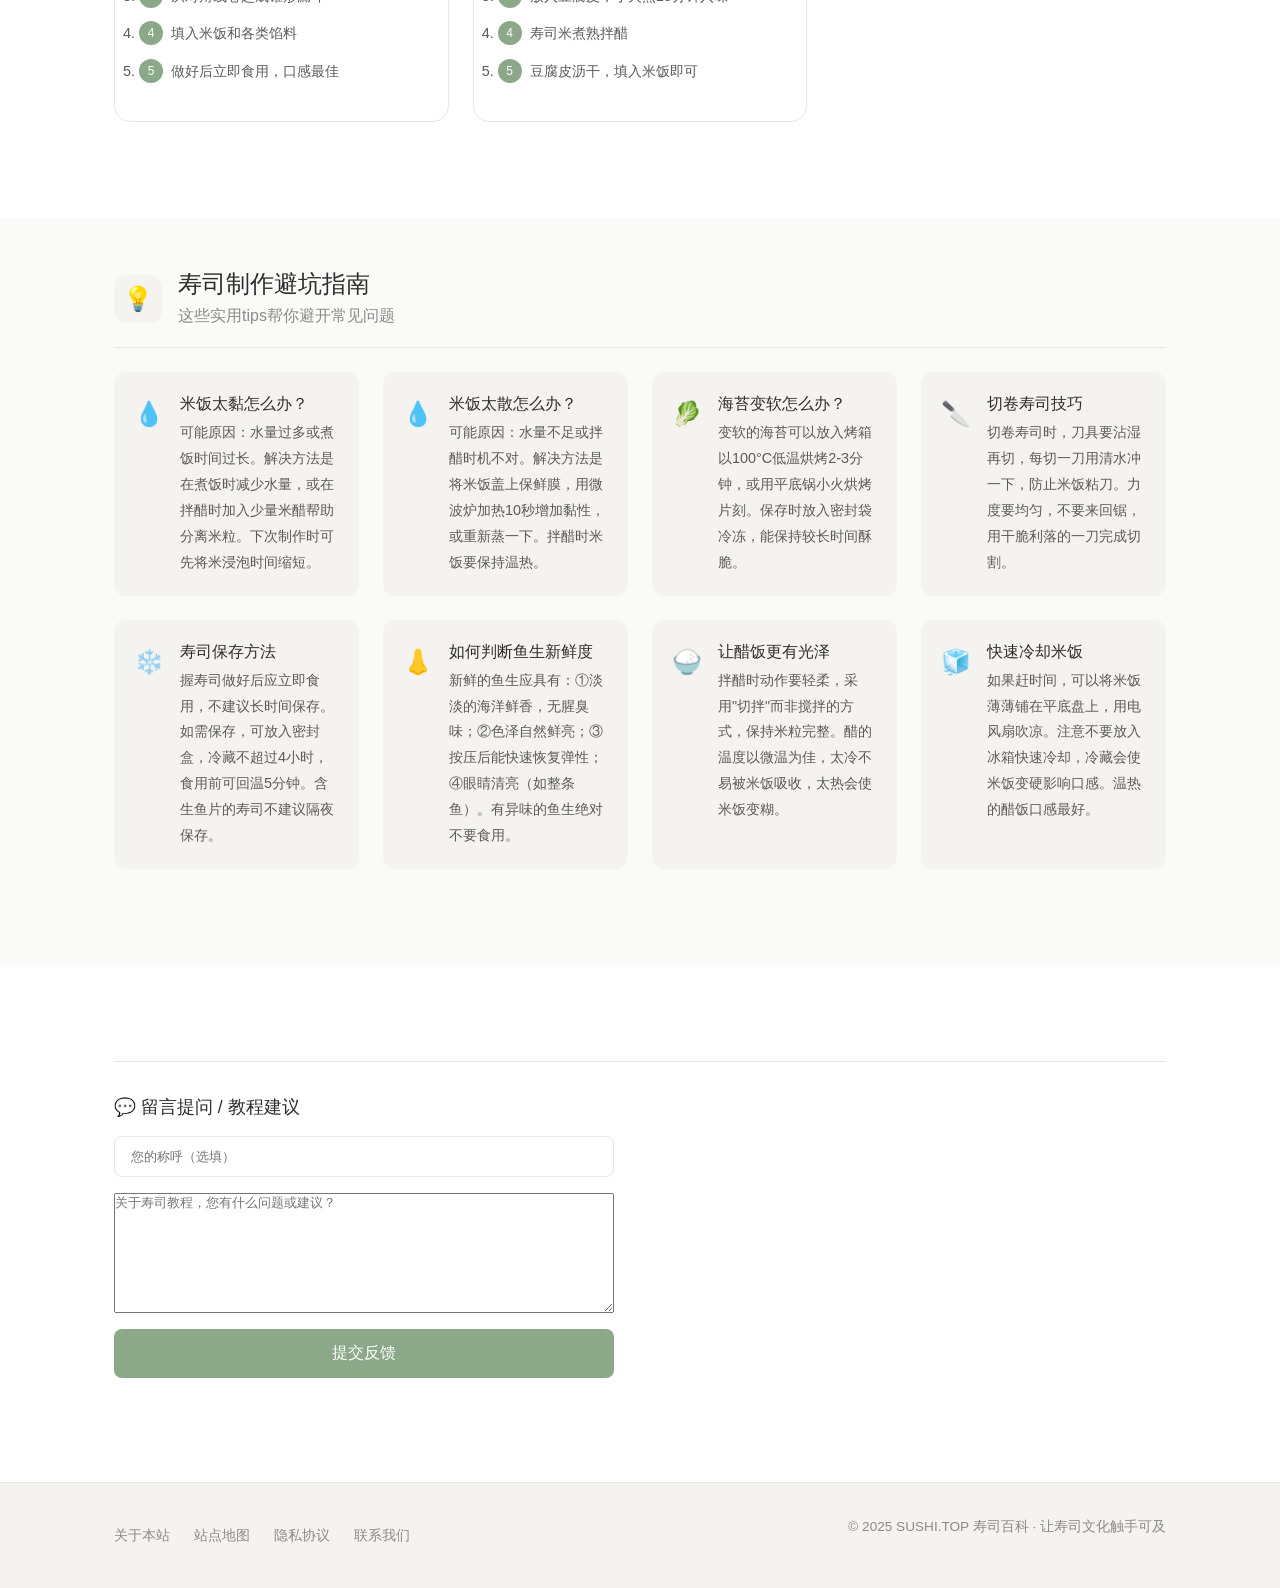
<file: tutorial.html>
<!DOCTYPE html>
<html lang="zh-CN">
<head>
  <meta charset="UTF-8">
  <meta name="viewport" content="width=device-width, initial-scale=1.0">
  <title>寿司教程 | SUSHI.TOP - 零基础寿司制作入门与家常食谱</title>
  <meta name="description" content="专业的寿司制作教程，包含寿司米处理、寿司醋调制、握寿司手法等新手入门指南，以及三文鱼握寿司、加州卷等家常寿司食谱，适合零基础学习。">
  <meta name="keywords" content="寿司教程,寿司制作,寿司做法,寿司米,寿司醋,握寿司手法,三文鱼寿司,加州卷,手卷寿司,稻荷寿司,家常寿司">
  <link rel="canonical" href="https://sushi.top/tutorial.html">
  <link rel="stylesheet" href="css/style.css">
</head>
<body>
  <!-- Header -->
  <header class="header">
    <div class="header-inner">
      <a href="index.html" class="logo">
        <img src="images/sushi-logo.png" alt="SUSHI.TOP" class="logo-img">
      </a>
      <button class="menu-toggle" onclick="document.querySelector('.nav').classList.toggle('active')">☰</button>
      <div class="search-box" onclick="openSearch()" style="cursor:pointer">
        <span>🔍</span>
        <input type="text" placeholder="搜索寿司知识..." readonly style="cursor:pointer">
      </div>
      
      <div class="translate-btn">
        <button onclick="document.getElementById('translateMenu').classList.toggle('show')">🌐 翻译 ▾</button>
        <div class="translate-menu" id="translateMenu">
          <a href="#" onclick="translatePage('ja');return false;">日本語</a>
          <a href="#" onclick="translatePage('en');return false;">English</a>
          <a href="#" onclick="translatePage('es');return false;">Español</a>
          <a href="#" onclick="translatePage('ko');return false;">한국어</a>
          <a href="#" onclick="translatePage('fr');return false;">Français</a>
        </div>
      </div>
      <nav class="nav">
        <a href="index.html" class="nav-link">首页</a>
        <a href="encyclopedia.html" class="nav-link">寿司百科</a>
        <a href="tutorial.html" class="nav-link active">寿司教程</a>
        <a href="tools.html" class="nav-link">实用工具</a>
      </nav>
    </div>
  </header>

  <main>
    <!-- Page Header -->
    <section class="hero" style="padding: 2.5rem 0;">
      <div class="container">
        <div class="breadcrumb">
          <a href="index.html">首页</a>
          <span>/</span>
          <span>寿司教程</span>
        </div>
        <h1 class="hero-title">📚 寿司教程</h1>
        <p class="hero-subtitle">从零开始在家制作美味寿司，无需专业设备也能做出地道风味</p>
      </div>
    </section>

    <!-- Intro -->
    <section class="section">
      <div class="container">
        <div class="encyclopedia-intro">
          <h2>🍳 开始您的寿司之旅</h2>
          <p>很多人认为制作寿司需要专业的技术和设备，其实不然。本教程专门为家庭烹饪设计，用最常见的厨具和食材，教您做出美味的家常寿司。无论是寿司新手还是想提升技巧的爱好者，都能在这里找到有价值的内容。</p>
        </div>
      </div>
    </section>

    <!-- Section 1: Beginner Guide -->
    <section class="section" id="beginner" style="background: var(--light-gray);">
      <div class="container">
        <div class="category-section">
          <div class="category-header">
            <div class="category-icon">🌱</div>
            <div>
              <h2>新手入门</h2>
              <p class="text-muted mb-0">掌握这些基础技能，开启寿司制作之路</p>
            </div>
          </div>
          <div class="card-grid card-grid-3">
            <div class="tutorial-card">
              <div class="tutorial-card-header">
                <span class="tutorial-card-icon">🍚</span>
                <div>
                  <h3 class="tutorial-card-title">寿司米的处理方法</h3>
                  <span class="tutorial-card-meta">基础技能 · 约5分钟</span>
                </div>
              </div>
              <div class="tutorial-card-content">
                <ul>
                  <li><strong>选米：</strong>推荐使用日本产越光米或一见钟情米，也可选择国产优质粳米</li>
                  <li><strong>淘米：</strong>加入清水轻轻揉搓，换水重复3-4次，直到水基本清澈</li>
                  <li><strong>浸泡：</strong>淘净后加水浸泡30分钟，让米粒充分吸收水分</li>
                  <li><strong>煮饭：</strong>水米比例约1:1.1，用电饭煲或普通锅煮熟</li>
                  <li><strong>要点：</strong>不要过度淘米，避免营养流失</li>
                </ul>
              </div>
            </div>

            <div class="tutorial-card">
              <div class="tutorial-card-header">
                <span class="tutorial-card-icon">🍶</span>
                <div>
                  <h3 class="tutorial-card-title">寿司醋的调制与使用</h3>
                  <span class="tutorial-card-meta">调味技能 · 约3分钟</span>
                </div>
              </div>
              <div class="tutorial-card-content">
                <ul>
                  <li><strong>基础配方：</strong>米醋100ml + 砂糖30g + 盐10g</li>
                  <li><strong>调制方法：</strong>小火加热至糖盐完全溶解，放凉备用</li>
                  <li><strong>拌醋时机：</strong>米饭煮熟后趁热拌入，边拌边扇风</li>
                  <li><strong>用量：</strong>约每300g米饭用30ml寿司醋</li>
                  <li><strong>口感调整：</strong>偏酸加糖，偏甜加醋，灵活掌握</li>
                </ul>
              </div>
            </div>

            <div class="tutorial-card">
              <div class="tutorial-card-header">
                <span class="tutorial-card-icon">✋</span>
                <div>
                  <h3 class="tutorial-card-title">握寿司的基本手法</h3>
                  <span class="tutorial-card-meta">核心技能 · 约10分钟</span>
                </div>
              </div>
              <div class="tutorial-card-content">
                <ul>
                  <li><strong>手部准备：</strong>用清水沾湿双手，防止米饭粘连</li>
                  <li><strong>取饭量：</strong>约15-20g米饭，握成椭圆形</li>
                  <li><strong>握制力度：</strong>轻柔均匀，不要过度挤压，保持松软口感</li>
                  <li><strong>整形：</strong>双手交替轻轻滚动，使表面光滑</li>
                  <li><strong>放配料：</strong>将鱼生放在饭团上，轻轻按压固定</li>
                </ul>
              </div>
            </div>

            <div class="tutorial-card">
              <div class="tutorial-card-header">
                <span class="tutorial-card-icon">🥬</span>
                <div>
                  <h3 class="tutorial-card-title">海苔的选择与处理</h3>
                  <span class="tutorial-card-meta">材料知识 · 约3分钟</span>
                </div>
              </div>
              <div class="tutorial-card-content">
                <ul>
                  <li><strong>类型选择：</strong>卷寿司用烤海苔，手卷用原味海苔</li>
                  <li><strong>品质判断：</strong>色泽深绿有光泽，质地脆硬无杂质</li>
                  <li><strong>保存方法：</strong>放入密封袋冷冻保存，使用前取出回温</li>
                  <li><strong>裁剪技巧：</strong>用剪刀按需裁剪，卷寿司约19cm宽</li>
                  <li><strong>变软处理：</strong>如海苔变软，可放烤箱低温烘烤恢复</li>
                </ul>
              </div>
            </div>

            <div class="tutorial-card">
              <div class="tutorial-card-header">
                <span class="tutorial-card-icon">🔪</span>
                <div>
                  <h3 class="tutorial-card-title">鱼生的处理与切法</h3>
                  <span class="tutorial-card-meta">刀工技能 · 约5分钟</span>
                </div>
              </div>
              <div class="tutorial-card-content">
                <ul>
                  <li><strong>选购：</strong>选择寿司专用生鱼片，确保新鲜度</li>
                  <li><strong>切割：</strong>顺着纹理斜切，厚度约5-8mm</li>
                  <li><strong>大小：</strong>覆盖饭团时两端略露出</li>
                  <li><strong>温度：</strong>冷藏取出后在室温放置5分钟，口感更佳</li>
                  <li><strong>安全：</strong>务必使用新鲜且适合生食的食材</li>
                </ul>
              </div>
            </div>
          </div>
        </div>
      </div>
    </section>

    <!-- Section 2: Recipes -->
    <section class="section" id="recipes">
      <div class="container">
        <div class="category-section">
          <div class="category-header">
            <div class="category-icon">🍱</div>
            <div>
              <h2>家常寿司食谱</h2>
              <p class="text-muted mb-0">精选经典家常寿司食谱，简单易学又美味</p>
            </div>
          </div>
          <div class="card-grid card-grid-3">
            <!-- Recipe 1 -->
            <div class="recipe-card">
              <div class="recipe-card-body">
                <div class="recipe-card-emoji">🍣</div>
                <h3>三文鱼握寿司</h3>
                <p class="text-muted">经典中的经典，肉质细腻鲜美</p>
                
                <div class="recipe-ingredients">
                  <h4>📝 材料</h4>
                  <ul>
                    <li>寿司米 150g</li>
                    <li>三文鱼刺身 50g</li>
                    <li>寿司醋 30ml</li>
                    <li>酱油 少许</li>
                    <li>芥末 适量</li>
                  </ul>
                </div>

                <h4>👨‍🍳 步骤</h4>
                <ol class="recipe-steps">
                  <li>将寿司米洗净浸泡30分钟，加水煮熟</li>
                  <li>趁热拌入寿司醋，用扇子扇风至凉</li>
                  <li>手沾凉开水，取15g米饭轻轻握成椭圆</li>
                  <li>三文鱼片放在饭团上，轻轻按压固定</li>
                  <li>配上酱油和芥末享用</li>
                </ol>
              </div>
            </div>

            <!-- Recipe 2 -->
            <div class="recipe-card">
              <div class="recipe-card-body">
                <div class="recipe-card-emoji">🥑</div>
                <h3>加州卷</h3>
                <p class="text-muted">西方改良版，老少皆宜</p>
                
                <div class="recipe-ingredients">
                  <h4>📝 材料</h4>
                  <ul>
                    <li>寿司米 150g</li>
                    <li>海苔 1张</li>
                    <li>蟹棒 2根</li>
                    <li>牛油果 半个</li>
                    <li>黄瓜 半根</li>
                    <li>飞鱼籽 适量</li>
                    <li>蛋黄酱 少许</li>
                  </ul>
                </div>

                <h4>👨‍🍳 步骤</h4>
                <ol class="recipe-steps">
                  <li>寿司米煮熟拌醋备用</li>
                  <li>海苔铺在竹帘上，米饭均匀铺满</li>
                  <li>翻面让海苔朝上，放蟹棒、牛油果、黄瓜条</li>
                  <li>卷紧切成6-8段</li>
                  <li>顶部挤蛋黄酱，撒飞鱼籽装饰</li>
                </ol>
              </div>
            </div>

            <!-- Recipe 3 -->
            <div class="recipe-card">
              <div class="recipe-card-body">
                <div class="recipe-card-emoji">🥒</div>
                <h3>太卷寿司</h3>
                <p class="text-muted">配料丰富的粗卷，饱腹感强</p>
                
                <div class="recipe-ingredients">
                  <h4>📝 材料</h4>
                  <ul>
                    <li>寿司米 200g</li>
                    <li>海苔 1张</li>
                    <li>火腿 1根</li>
                    <li>蛋皮 1张</li>
                    <li>黄瓜 半根</li>
                    <li>腌萝卜 适量</li>
                  </ul>
                </div>

                <h4>👨‍🍳 步骤</h4>
                <ol class="recipe-steps">
                  <li>寿司米煮熟拌醋</li>
                  <li>蛋液煎成薄蛋皮切丝</li>
                  <li>海苔铺底，铺满米饭，留1cm边缘</li>
                  <li>放火腿丝、蛋皮丝、黄瓜条、腌萝卜</li>
                  <li>卷紧定型，切成6段即可</li>
                </ol>
              </div>
            </div>

            <!-- Recipe 4 -->
            <div class="recipe-card">
              <div class="recipe-card-body">
                <div class="recipe-card-emoji">🌯</div>
                <h3>手卷寿司</h3>
                <p class="text-muted">用手拿着吃，更有趣味</p>
                
                <div class="recipe-ingredients">
                  <h4>📝 材料</h4>
                  <ul>
                    <li>寿司米 100g</li>
                    <li>海苔 2张</li>
                    <li>金枪鱼罐头 适量</li>
                    <li>生菜 2片</li>
                    <li>胡萝卜 半根</li>
                  </ul>
                </div>

                <h4>👨‍🍳 步骤</h4>
                <ol class="recipe-steps">
                  <li>寿司米煮熟拌醋备用</li>
                  <li>海苔裁成半圆形</li>
                  <li>从对角线卷起成锥形漏斗</li>
                  <li>填入米饭和各类馅料</li>
                  <li>做好后立即食用，口感最佳</li>
                </ol>
              </div>
            </div>

            <!-- Recipe 5 -->
            <div class="recipe-card">
              <div class="recipe-card-body">
                <div class="recipe-card-emoji">🍘</div>
                <h3>稻荷寿司</h3>
                <p class="text-muted">甜甜咸鲜，一口满足</p>
                
                <div class="recipe-ingredients">
                  <h4>📝 材料</h4>
                  <ul>
                    <li>寿司米 150g</li>
                    <li>油豆腐皮 6个</li>
                    <li>酱油 2汤匙</li>
                    <li>味醂 1汤匙</li>
                    <li>糖 1汤匙</li>
                    <li>清水 150ml</li>
                  </ul>
                </div>

                <h4>👨‍🍳 步骤</h4>
                <ol class="recipe-steps">
                  <li>油豆腐皮用开水焯过去油</li>
                  <li>酱油、味醂、糖、水混合煮开</li>
                  <li>放入豆腐皮，小火煮15分钟入味</li>
                  <li>寿司米煮熟拌醋</li>
                  <li>豆腐皮沥干，填入米饭即可</li>
                </ol>
              </div>
            </div>
          </div>
        </div>
      </div>
    </section>

    <!-- Section 3: Tips -->
    <section class="section" id="tips" style="background: var(--light-gray);">
      <div class="container">
        <div class="category-section">
          <div class="category-header">
            <div class="category-icon">💡</div>
            <div>
              <h2>寿司制作避坑指南</h2>
              <p class="text-muted mb-0">这些实用tips帮你避开常见问题</p>
            </div>
          </div>
          <div class="card-grid">
            <div class="tip-card">
              <div class="tip-icon">💧</div>
              <div class="tip-content">
                <h4>米饭太黏怎么办？</h4>
                <p>可能原因：水量过多或煮饭时间过长。解决方法是在煮饭时减少水量，或在拌醋时加入少量米醋帮助分离米粒。下次制作时可先将米浸泡时间缩短。</p>
              </div>
            </div>
            <div class="tip-card">
              <div class="tip-icon">💧</div>
              <div class="tip-content">
                <h4>米饭太散怎么办？</h4>
                <p>可能原因：水量不足或拌醋时机不对。解决方法是将米饭盖上保鲜膜，用微波炉加热10秒增加黏性，或重新蒸一下。拌醋时米饭要保持温热。</p>
              </div>
            </div>
            <div class="tip-card">
              <div class="tip-icon">🥬</div>
              <div class="tip-content">
                <h4>海苔变软怎么办？</h4>
                <p>变软的海苔可以放入烤箱以100°C低温烘烤2-3分钟，或用平底锅小火烘烤片刻。保存时放入密封袋冷冻，能保持较长时间酥脆。</p>
              </div>
            </div>
            <div class="tip-card">
              <div class="tip-icon">🔪</div>
              <div class="tip-content">
                <h4>切卷寿司技巧</h4>
                <p>切卷寿司时，刀具要沾湿再切，每切一刀用清水冲一下，防止米饭粘刀。力度要均匀，不要来回锯，用干脆利落的一刀完成切割。</p>
              </div>
            </div>
            <div class="tip-card">
              <div class="tip-icon">❄️</div>
              <div class="tip-content">
                <h4>寿司保存方法</h4>
                <p>握寿司做好后应立即食用，不建议长时间保存。如需保存，可放入密封盒，冷藏不超过4小时，食用前可回温5分钟。含生鱼片的寿司不建议隔夜保存。</p>
              </div>
            </div>
            <div class="tip-card">
              <div class="tip-icon">👃</div>
              <div class="tip-content">
                <h4>如何判断鱼生新鲜度</h4>
                <p>新鲜的鱼生应具有：①淡淡的海洋鲜香，无腥臭味；②色泽自然鲜亮；③按压后能快速恢复弹性；④眼睛清亮（如整条鱼）。有异味的鱼生绝对不要食用。</p>
              </div>
            </div>
            <div class="tip-card">
              <div class="tip-icon">🍚</div>
              <div class="tip-content">
                <h4>让醋饭更有光泽</h4>
                <p>拌醋时动作要轻柔，采用"切拌"而非搅拌的方式，保持米粒完整。醋的温度以微温为佳，太冷不易被米饭吸收，太热会使米饭变糊。</p>
              </div>
            </div>
            <div class="tip-card">
              <div class="tip-icon">🧊</div>
              <div class="tip-content">
                <h4>快速冷却米饭</h4>
                <p>如果赶时间，可以将米饭薄薄铺在平底盘上，用电风扇吹凉。注意不要放入冰箱快速冷却，冷藏会使米饭变硬影响口感。温热的醋饭口感最好。</p>
              </div>
            </div>
          </div>
        </div>
      </div>
    </section>

    <!-- Feedback Section -->
    <section class="section">
      <div class="container">
        <div class="feedback-section">
          <h3 class="feedback-title">💬 留言提问 / 教程建议</h3>
          <form class="feedback-form" onsubmit="handleFeedback(event)">
            <input type="text" placeholder="您的称呼（选填）" style="padding: 0.75rem 1rem; border: 1px solid var(--border); border-radius: 8px;">
            <textarea placeholder="关于寿司教程，您有什么问题或建议？"></textarea>
            <button type="submit" class="btn btn-primary">提交反馈</button>
          </form>
          <div class="feedback-list" id="feedbackList"></div>
        </div>
      </div>
    </section>
  </main>

  <!-- Footer -->
  <footer class="footer">
    <div class="footer-inner">
      <div class="footer-links">
        <a href="about.html">关于本站</a>
        <a href="sitemap.html">站点地图</a>
        <a href="privacy.html">隐私协议</a>
        <a href="contact.html">联系我们</a>
      </div>
      <p class="footer-copyright">© 2025 SUSHI.TOP 寿司百科 · 让寿司文化触手可及</p>
    </div>
  </footer>

  <script>
    function handleFeedback(e) {
      e.preventDefault();
      const form = e.target;
      const inputs = form.querySelectorAll('input, textarea');
      const content = inputs[1].value.trim();
      const author = inputs[0].value.trim() || '匿名用户';
      
      if (!content) {
        alert('请输入留言内容');
        return;
      }

      const list = document.getElementById('feedbackList');
      const item = document.createElement('div');
      item.className = 'feedback-item';
      item.innerHTML = `
        <div class="feedback-item-header">
          <span class="feedback-item-author">${author}</span>
          <span class="feedback-item-time">刚刚</span>
        </div>
        <p class="feedback-item-content">${content}</p>
      `;
      
      if (list.firstChild) {
        list.insertBefore(item, list.firstChild);
      } else {
        list.appendChild(item);
      }
      
      form.reset();
      alert('感谢您的反馈！');
    }
  </script>

  <!-- Search Modal -->
  <div id="search-modal" onclick="if(event.target===this)closeSearch()">
    <div class="search-modal-inner">
      <div class="search-modal-header">
        <span>🔍</span>
        <input type="text" id="search-input" placeholder="搜索寿司知识..." oninput="handleSearch(this.value)">
        <button class="search-modal-close" onclick="closeSearch()">✕</button>
      </div>
      <div id="search-results">
        <div class="search-empty">输入关键词开始搜索</div>
      </div>
    </div>
  </div>

  <script src="/pagefind/pagefind-ui.js"></script>
  <script>
    let pagefindSearch;
    async function initPagefind() {
      try {
        pagefindSearch = await import("/pagefind/pagefind.js");
      } catch(e) {
        console.log("Pagefind not available, using fallback");
      }
    }
    initPagefind();

    function openSearch() {
      document.getElementById('search-modal').classList.add('active');
      setTimeout(() => document.getElementById('search-input').focus(), 100);
    }
    function closeSearch() {
      document.getElementById('search-modal').classList.remove('active');
    }
    document.addEventListener('keydown', function(e) {
      if (e.key === 'Escape') closeSearch();
      if ((e.ctrlKey || e.metaKey) && e.key === 'k') { e.preventDefault(); openSearch(); }
    });
    async function handleSearch(query) {
      const resultsDiv = document.getElementById('search-results');
      if (!query.trim()) { resultsDiv.innerHTML = '<div class="search-empty">输入关键词开始搜索</div>'; return; }
      if (pagefindSearch) {
        try {
          const search = await pagefindSearch.search(query);
          const results = await Promise.all(search.results.slice(0,8).map(r => r.data()));
          if (results.length === 0) {
            resultsDiv.innerHTML = '<div class="search-empty">未找到相关内容</div>';
          } else {
            resultsDiv.innerHTML = results.map(r => 
              '<div class="pagefind-result"><h3><a href="' + r.url + '">' + (r.meta?.title || r.url) + '</a></h3><p>' + (r.sub_results?.map(s=>s.excerpt).join(' ... ') || '') + '</p></div>'
            ).join('');
          }
        } catch(e) {
          resultsDiv.innerHTML = '<div class="search-empty">搜索功能加载中...</div>';
        }
      } else {
        resultsDiv.innerHTML = '<div class="search-empty">搜索功能加载中...</div>';
      }
    }
    function translatePage(lang) {
      const url = window.location.href;
      const translateUrl = 'https://translate.google.com/translate?sl=zh-CN&tl=' + lang + '&u=' + encodeURIComponent(url);
      window.open(translateUrl, '_blank');
      document.getElementById('translateMenu').classList.remove('show');
    }
    // Close translate menu on outside click
    document.addEventListener('click', function(e) {
      const btn = document.querySelector('.translate-btn');
      const menu = document.getElementById('translateMenu');
      if (btn && menu && !btn.contains(e.target)) {
        menu.classList.remove('show');
      }
    });
  </script>

</body>
</html>
</file>
<file: css/style.css>
/* ========================================
   SUSHI.TOP - 日系极简寿司百科样式表
   ======================================== */

/* CSS Variables */
:root {
  --white: #FFFFFF;
  --cream: #F5F3EF;
  --light-gray: #FAFAF8;
  --sage-green: #8BA888;
  --sage-light: #A8C5A0;
  --sage-dark: #6B8B6A;
  --text-primary: #2D2D2D;
  --text-secondary: #5A5A5A;
  --text-muted: #8A8A8A;
  --border: #E8E6E2;
  --shadow: rgba(0, 0, 0, 0.05);
  --transition: 0.3s ease;
}

/* Reset & Base */
*, *::before, *::after {
  box-sizing: border-box;
  margin: 0;
  padding: 0;
}

html {
  scroll-behavior: smooth;
  font-size: 16px;
}

body {
  font-family: -apple-system, BlinkMacSystemFont, "Hiragino Sans", "Hiragino Kaku Gothic ProN", "Yu Gothic", "Meiryo", sans-serif;
  color: var(--text-primary);
  background-color: var(--white);
  line-height: 1.8;
  min-height: 100vh;
  display: flex;
  flex-direction: column;
}

/* Typography */
h1, h2, h3, h4, h5, h6 {
  font-weight: 500;
  line-height: 1.5;
  color: var(--text-primary);
}

h1 { font-size: 2rem; }
h2 { font-size: 1.5rem; }
h3 { font-size: 1.25rem; }
h4 { font-size: 1.1rem; }

p {
  color: var(--text-secondary);
  margin-bottom: 1rem;
}

a {
  color: var(--sage-green);
  text-decoration: none;
  transition: color var(--transition);
}

a:hover {
  color: var(--sage-dark);
}

/* Layout */
.container {
  max-width: 1100px;
  margin: 0 auto;
  padding: 0 1.5rem;
}

main {
  flex: 1;
  padding: 2rem 0;
}

/* Header & Navigation */
.header {
  background: var(--white);
  border-bottom: 1px solid var(--border);
  position: sticky;
  top: 0;
  z-index: 100;
}

.header-inner {
  display: flex;
  align-items: center;
  justify-content: space-between;
  padding: 1rem 1.5rem;
  max-width: 1100px;
  margin: 0 auto;
}

.logo {
  display: flex;
  align-items: center;
  gap: 0.5rem;
}

.logo-icon {
  font-size: 1.5rem;
}

.logo-text {
  font-size: 1.1rem;
  font-weight: 600;
  color: var(--text-primary);
  letter-spacing: 0.05em;
}

.logo-text span {
  color: var(--sage-green);
}

.nav {
  display: flex;
  align-items: center;
  gap: 0.5rem;
}

.nav-link {
  padding: 0.5rem 1rem;
  color: var(--text-secondary);
  font-size: 0.9rem;
  border-radius: 6px;
  transition: all var(--transition);
}

.nav-link:hover {
  background: var(--cream);
  color: var(--text-primary);
}

.nav-link.active {
  background: var(--sage-green);
  color: var(--white);
}

/* Search Box */
.search-box {
  display: flex;
  align-items: center;
  background: var(--cream);
  border-radius: 8px;
  padding: 0.5rem 1rem;
  gap: 0.5rem;
  max-width: 280px;
}

.search-box input {
  border: none;
  background: transparent;
  outline: none;
  font-size: 0.9rem;
  width: 100%;
  color: var(--text-primary);
}

.search-box input::placeholder {
  color: var(--text-muted);
}

.search-box button {
  background: none;
  border: none;
  cursor: pointer;
  color: var(--text-muted);
  font-size: 1rem;
}

/* Mobile Menu */
.menu-toggle {
  display: none;
  background: none;
  border: none;
  font-size: 1.5rem;
  cursor: pointer;
  color: var(--text-primary);
  padding: 0.5rem;
}

/* Hero Section */
.hero {
  background: var(--cream);
  padding: 4rem 0;
  text-align: center;
}

.hero-title {
  font-size: 2.5rem;
  margin-bottom: 1rem;
  letter-spacing: 0.02em;
}

.hero-title span {
  color: var(--sage-green);
}

.hero-subtitle {
  font-size: 1.1rem;
  color: var(--text-secondary);
  max-width: 500px;
  margin: 0 auto 2rem;
}

.hero-banner {
  background: var(--white);
  border-radius: 12px;
  padding: 2rem;
  max-width: 700px;
  margin: 0 auto;
  box-shadow: 0 2px 12px var(--shadow);
}

.hero-banner p {
  font-size: 1rem;
  margin-bottom: 0;
}

/* Section */
.section {
  padding: 3rem 0;
}

.section-header {
  display: flex;
  align-items: center;
  justify-content: space-between;
  margin-bottom: 2rem;
  flex-wrap: wrap;
  gap: 1rem;
}

.section-title {
  display: flex;
  align-items: center;
  gap: 0.5rem;
}

.section-title::before {
  content: '';
  width: 4px;
  height: 1.5rem;
  background: var(--sage-green);
  border-radius: 2px;
}

.view-all {
  font-size: 0.9rem;
  color: var(--sage-green);
  display: flex;
  align-items: center;
  gap: 0.25rem;
}

/* Card Grid */
.card-grid {
  display: grid;
  grid-template-columns: repeat(auto-fill, minmax(240px, 1fr));
  gap: 1.5rem;
}

.card-grid-3 {
  grid-template-columns: repeat(auto-fill, minmax(300px, 1fr));
}

.card {
  background: var(--white);
  border: 1px solid var(--border);
  border-radius: 12px;
  padding: 1.5rem;
  transition: all var(--transition);
  cursor: pointer;
}

.card:hover {
  border-color: var(--sage-light);
  box-shadow: 0 4px 16px var(--shadow);
  transform: translateY(-2px);
}

.card-icon {
  font-size: 2rem;
  margin-bottom: 1rem;
}

.card-title {
  font-size: 1.1rem;
  margin-bottom: 0.5rem;
  color: var(--text-primary);
}

.card-desc {
  font-size: 0.9rem;
  color: var(--text-muted);
  margin-bottom: 0;
}

/* Tool Cards */
.tool-card {
  background: var(--cream);
  border: 2px solid var(--sage-light);
  padding: 2rem;
  border-radius: 16px;
  text-align: center;
}

.tool-card-icon {
  font-size: 3rem;
  margin-bottom: 1rem;
}

.tool-card-title {
  font-size: 1.25rem;
  margin-bottom: 0.5rem;
}

.tool-card-desc {
  color: var(--text-muted);
  font-size: 0.9rem;
  margin-bottom: 1.5rem;
}

.tool-card-btn {
  display: inline-block;
  background: var(--sage-green);
  color: var(--white);
  padding: 0.75rem 1.5rem;
  border-radius: 8px;
  font-size: 0.9rem;
  transition: background var(--transition);
}

.tool-card-btn:hover {
  background: var(--sage-dark);
  color: var(--white);
}

/* Tool Layout */
.tools-layout {
  display: grid;
  grid-template-columns: 1fr 1fr;
  gap: 2rem;
}

.tool-section {
  background: var(--white);
  border: 1px solid var(--border);
  border-radius: 16px;
  padding: 2rem;
}

.tool-section-title {
  display: flex;
  align-items: center;
  gap: 0.75rem;
  margin-bottom: 1.5rem;
  padding-bottom: 1rem;
  border-bottom: 1px solid var(--border);
}

/* Calculator */
.calculator-form {
  display: flex;
  flex-direction: column;
  gap: 1.5rem;
}

.form-group {
  display: flex;
  flex-direction: column;
  gap: 0.5rem;
}

.form-group label {
  font-size: 0.9rem;
  color: var(--text-secondary);
  font-weight: 500;
}

.form-group input,
.form-group select,
.form-group textarea {
  padding: 0.75rem 1rem;
  border: 1px solid var(--border);
  border-radius: 8px;
  font-size: 1rem;
  transition: border-color var(--transition);
  font-family: inherit;
}

.form-group input:focus,
.form-group select:focus,
.form-group textarea:focus {
  outline: none;
  border-color: var(--sage-green);
}

.btn {
  display: inline-flex;
  align-items: center;
  justify-content: center;
  gap: 0.5rem;
  padding: 0.875rem 1.5rem;
  border: none;
  border-radius: 8px;
  font-size: 1rem;
  cursor: pointer;
  transition: all var(--transition);
  font-family: inherit;
}

.btn-primary {
  background: var(--sage-green);
  color: var(--white);
}

.btn-primary:hover {
  background: var(--sage-dark);
}

.btn-secondary {
  background: var(--cream);
  color: var(--text-primary);
  border: 1px solid var(--border);
}

.btn-secondary:hover {
  background: var(--border);
}

.result-box {
  background: var(--cream);
  border-radius: 12px;
  padding: 1.5rem;
  margin-top: 1.5rem;
}

.result-title {
  font-size: 0.9rem;
  color: var(--text-muted);
  margin-bottom: 1rem;
}

.result-grid {
  display: grid;
  grid-template-columns: repeat(3, 1fr);
  gap: 1rem;
}

.result-item {
  text-align: center;
  padding: 1rem;
  background: var(--white);
  border-radius: 8px;
}

.result-value {
  font-size: 1.5rem;
  font-weight: 600;
  color: var(--sage-green);
}

.result-label {
  font-size: 0.8rem;
  color: var(--text-muted);
}

/* Quiz */
.quiz-container {
  max-width: 600px;
  margin: 0 auto;
}

.quiz-progress {
  display: flex;
  align-items: center;
  gap: 0.5rem;
  margin-bottom: 2rem;
}

.quiz-progress-bar {
  flex: 1;
  height: 4px;
  background: var(--border);
  border-radius: 2px;
  overflow: hidden;
}

.quiz-progress-fill {
  height: 100%;
  background: var(--sage-green);
  transition: width 0.3s ease;
}

.quiz-progress-text {
  font-size: 0.85rem;
  color: var(--text-muted);
  min-width: 50px;
}

.quiz-question {
  text-align: center;
  margin-bottom: 2rem;
}

.quiz-question h3 {
  font-size: 1.25rem;
  margin-bottom: 0.5rem;
}

.quiz-options {
  display: grid;
  grid-template-columns: 1fr 1fr;
  gap: 1rem;
}

.quiz-option {
  background: var(--cream);
  border: 2px solid transparent;
  border-radius: 12px;
  padding: 1.25rem;
  text-align: center;
  cursor: pointer;
  transition: all var(--transition);
}

.quiz-option:hover {
  border-color: var(--sage-light);
  background: var(--white);
}

.quiz-option.selected {
  border-color: var(--sage-green);
  background: var(--white);
}

.quiz-option-icon {
  font-size: 2rem;
  margin-bottom: 0.5rem;
}

.quiz-option-text {
  font-size: 0.95rem;
  color: var(--text-primary);
}

/* Quiz Result */
.quiz-result {
  text-align: center;
  padding: 2rem;
}

.quiz-result-badge {
  font-size: 4rem;
  margin-bottom: 1rem;
}

.quiz-result-name {
  font-size: 1.75rem;
  color: var(--sage-green);
  margin-bottom: 0.5rem;
}

.quiz-result-desc {
  color: var(--text-secondary);
  max-width: 400px;
  margin: 0 auto 1.5rem;
}

.quiz-share {
  display: flex;
  justify-content: center;
  gap: 1rem;
  margin-top: 1.5rem;
}

/* Encyclopedia */
.encyclopedia-intro {
  background: var(--cream);
  border-radius: 16px;
  padding: 2rem;
  margin-bottom: 3rem;
  text-align: center;
}

.encyclopedia-intro h2 {
  margin-bottom: 1rem;
}

.category-section {
  margin-bottom: 3rem;
}

.category-header {
  display: flex;
  align-items: center;
  gap: 1rem;
  margin-bottom: 1.5rem;
  padding-bottom: 1rem;
  border-bottom: 1px solid var(--border);
}

.category-icon {
  font-size: 1.5rem;
  width: 48px;
  height: 48px;
  background: var(--cream);
  border-radius: 12px;
  display: flex;
  align-items: center;
  justify-content: center;
}

.item-list {
  display: grid;
  grid-template-columns: repeat(auto-fill, minmax(300px, 1fr));
  gap: 1rem;
}

.item-card {
  background: var(--white);
  border: 1px solid var(--border);
  border-radius: 12px;
  padding: 1.25rem;
  transition: all var(--transition);
}

.item-card:hover {
  border-color: var(--sage-light);
  box-shadow: 0 2px 12px var(--shadow);
}

.item-card h4 {
  display: flex;
  align-items: center;
  gap: 0.5rem;
  margin-bottom: 0.5rem;
}

.item-card p {
  font-size: 0.9rem;
  margin-bottom: 0;
}

.item-tag {
  display: inline-block;
  background: var(--cream);
  color: var(--sage-dark);
  font-size: 0.75rem;
  padding: 0.25rem 0.5rem;
  border-radius: 4px;
  margin-right: 0.5rem;
}

/* Term Section */
.term-grid {
  display: grid;
  grid-template-columns: repeat(auto-fill, minmax(280px, 1fr));
  gap: 1rem;
}

.term-card {
  background: var(--cream);
  border-radius: 12px;
  padding: 1.25rem;
}

.term-japanese {
  font-size: 1.25rem;
  color: var(--sage-green);
  margin-bottom: 0.25rem;
  font-weight: 500;
}

.term-reading {
  font-size: 0.85rem;
  color: var(--text-muted);
  margin-bottom: 0.5rem;
}

.term-meaning {
  font-size: 0.95rem;
  color: var(--text-secondary);
}

/* Tutorial */
.tutorial-card {
  background: var(--white);
  border: 1px solid var(--border);
  border-radius: 16px;
  padding: 1.5rem;
  transition: all var(--transition);
}

.tutorial-card:hover {
  border-color: var(--sage-light);
  box-shadow: 0 4px 16px var(--shadow);
}

.tutorial-card-header {
  display: flex;
  align-items: flex-start;
  gap: 1rem;
  margin-bottom: 1rem;
}

.tutorial-card-icon {
  font-size: 2.5rem;
}

.tutorial-card-title {
  font-size: 1.1rem;
  margin-bottom: 0.25rem;
}

.tutorial-card-meta {
  font-size: 0.8rem;
  color: var(--text-muted);
}

.tutorial-card-content {
  padding-left: 4rem;
}

.tutorial-card-content ul {
  list-style: none;
  padding: 0;
}

.tutorial-card-content li {
  position: relative;
  padding-left: 1.25rem;
  margin-bottom: 0.5rem;
  font-size: 0.9rem;
  color: var(--text-secondary);
}

.tutorial-card-content li::before {
  content: '•';
  position: absolute;
  left: 0;
  color: var(--sage-green);
}

/* Recipe */
.recipe-card {
  background: var(--white);
  border: 1px solid var(--border);
  border-radius: 16px;
  overflow: hidden;
  transition: all var(--transition);
}

.recipe-card:hover {
  border-color: var(--sage-light);
  box-shadow: 0 4px 16px var(--shadow);
}

.recipe-card-body {
  padding: 1.5rem;
}

.recipe-card-emoji {
  font-size: 3rem;
  margin-bottom: 1rem;
}

.recipe-ingredients {
  background: var(--cream);
  border-radius: 8px;
  padding: 1rem;
  margin: 1rem 0;
}

.recipe-ingredients h4 {
  font-size: 0.9rem;
  margin-bottom: 0.5rem;
}

.recipe-ingredients ul {
  list-style: none;
  padding: 0;
  display: grid;
  grid-template-columns: 1fr 1fr;
  gap: 0.25rem;
}

.recipe-ingredients li {
  font-size: 0.85rem;
  color: var(--text-secondary);
}

.recipe-steps {
  counter-reset: step;
}

.recipe-steps li {
  position: relative;
  padding-left: 2rem;
  margin-bottom: 0.75rem;
  font-size: 0.9rem;
  color: var(--text-secondary);
}

.recipe-steps li::before {
  counter-increment: step;
  content: counter(step);
  position: absolute;
  left: 0;
  top: 0;
  width: 1.5rem;
  height: 1.5rem;
  background: var(--sage-green);
  color: var(--white);
  border-radius: 50%;
  font-size: 0.75rem;
  display: flex;
  align-items: center;
  justify-content: center;
}

/* Tip Card */
.tip-card {
  background: var(--cream);
  border-radius: 12px;
  padding: 1.25rem;
  display: flex;
  gap: 1rem;
}

.tip-icon {
  font-size: 1.5rem;
  flex-shrink: 0;
}

.tip-content h4 {
  font-size: 1rem;
  margin-bottom: 0.25rem;
}

.tip-content p {
  font-size: 0.9rem;
  margin-bottom: 0;
}

/* Breadcrumb */
.breadcrumb {
  display: flex;
  align-items: center;
  gap: 0.5rem;
  font-size: 0.85rem;
  color: var(--text-muted);
  margin-bottom: 1.5rem;
}

.breadcrumb a {
  color: var(--text-muted);
}

.breadcrumb a:hover {
  color: var(--sage-green);
}

.breadcrumb span {
  color: var(--text-muted);
}

/* Feedback Section */
.feedback-section {
  margin-top: 3rem;
  padding-top: 2rem;
  border-top: 1px solid var(--border);
}

.feedback-title {
  font-size: 1.1rem;
  margin-bottom: 1rem;
}

.feedback-form {
  display: flex;
  flex-direction: column;
  gap: 1rem;
  max-width: 500px;
}

.feedback-form textarea {
  min-height: 120px;
  resize: vertical;
}

.feedback-list {
  margin-top: 1.5rem;
}

.feedback-item {
  background: var(--cream);
  border-radius: 8px;
  padding: 1rem;
  margin-bottom: 1rem;
}

.feedback-item-header {
  display: flex;
  justify-content: space-between;
  margin-bottom: 0.5rem;
}

.feedback-item-author {
  font-size: 0.85rem;
  font-weight: 500;
}

.feedback-item-time {
  font-size: 0.8rem;
  color: var(--text-muted);
}

.feedback-item-content {
  font-size: 0.9rem;
  color: var(--text-secondary);
  margin-bottom: 0;
}

/* Footer */
.footer {
  background: var(--cream);
  border-top: 1px solid var(--border);
  padding: 2rem 0;
  margin-top: auto;
}

.footer-inner {
  max-width: 1100px;
  margin: 0 auto;
  padding: 0 1.5rem;
  display: flex;
  justify-content: space-between;
  align-items: center;
  flex-wrap: wrap;
  gap: 1rem;
}

.footer-links {
  display: flex;
  gap: 1.5rem;
}

.footer-links a {
  color: var(--text-muted);
  font-size: 0.9rem;
}

.footer-links a:hover {
  color: var(--sage-green);
}

.footer-copyright {
  font-size: 0.85rem;
  color: var(--text-muted);
}

/* Utility Classes */
.text-center { text-align: center; }
.text-muted { color: var(--text-muted); }
.mb-0 { margin-bottom: 0; }
.mb-1 { margin-bottom: 0.5rem; }
.mb-2 { margin-bottom: 1rem; }
.mb-3 { margin-bottom: 1.5rem; }
.mt-2 { margin-top: 1rem; }
.mt-3 { margin-top: 1.5rem; }

/* Responsive */
@media (max-width: 768px) {
  .header-inner {
    flex-wrap: wrap;
  }

  .search-box {
    order: 3;
    max-width: 100%;
    width: 100%;
    margin-top: 0.5rem;
    display: none;
  }

  .search-box.active {
    display: flex;
  }

  .nav {
    display: none;
    order: 4;
    width: 100%;
    flex-direction: column;
    padding: 1rem 0;
    gap: 0.25rem;
  }

  .nav.active {
    display: flex;
  }

  .nav-link {
    width: 100%;
    text-align: center;
  }

  .menu-toggle {
    display: block;
  }

  .hero {
    padding: 2.5rem 0;
  }

  .hero-title {
    font-size: 1.75rem;
  }

  .hero-banner {
    padding: 1.5rem;
  }

  .section {
    padding: 2rem 0;
  }

  .card-grid {
    grid-template-columns: 1fr;
  }

  .tools-layout {
    grid-template-columns: 1fr;
  }

  .quiz-options {
    grid-template-columns: 1fr;
  }

  .result-grid {
    grid-template-columns: 1fr 1fr;
  }

  .recipe-ingredients ul {
    grid-template-columns: 1fr;
  }

  .footer-inner {
    flex-direction: column;
    text-align: center;
  }

  .footer-links {
    flex-wrap: wrap;
    justify-content: center;
  }
}

@media (max-width: 480px) {
  h1 { font-size: 1.5rem; }
  h2 { font-size: 1.25rem; }
  h3 { font-size: 1.1rem; }

  .container {
    padding: 0 1rem;
  }

  .hero-banner {
    padding: 1rem;
  }

  .tool-section {
    padding: 1.5rem;
  }

  .result-grid {
    grid-template-columns: 1fr;
  }
}

/* Print Styles */
@media print {
  .header, .footer, .nav, .search-box, .feedback-section {
    display: none;
  }

  body {
    font-size: 12pt;
    line-height: 1.6;
  }

  .card, .item-card, .term-card {
    break-inside: avoid;
  }
}

/* Logo Image */
.logo-img {
  height: 40px;
  width: auto;
  border-radius: 4px;
}

/* Translate Button */
.translate-btn {
  position: relative;
}

.translate-btn button {
  display: flex;
  align-items: center;
  gap: 0.35rem;
  padding: 0.5rem 0.85rem;
  border: 1px solid var(--border);
  border-radius: 8px;
  background: var(--cream);
  color: var(--text-secondary);
  font-size: 0.85rem;
  cursor: pointer;
  transition: all var(--transition);
  font-family: inherit;
}

.translate-btn button:hover {
  border-color: var(--sage-light);
  color: var(--sage-green);
}

.translate-menu {
  display: none;
  position: absolute;
  top: calc(100% + 0.5rem);
  right: 0;
  background: var(--white);
  border: 1px solid var(--border);
  border-radius: 10px;
  box-shadow: 0 4px 20px rgba(0,0,0,0.1);
  min-width: 150px;
  z-index: 200;
  overflow: hidden;
}

.translate-menu.show {
  display: block;
}

.translate-menu a {
  display: block;
  padding: 0.65rem 1rem;
  color: var(--text-secondary);
  font-size: 0.85rem;
  transition: all var(--transition);
  text-decoration: none;
}

.translate-menu a:hover {
  background: var(--cream);
  color: var(--sage-green);
}

.translate-menu a + a {
  border-top: 1px solid var(--border);
}

/* Pagefind Search */
#search-modal {
  display: none;
  position: fixed;
  top: 0; left: 0; right: 0; bottom: 0;
  background: rgba(0,0,0,0.5);
  z-index: 1000;
  align-items: flex-start;
  justify-content: center;
  padding-top: 15vh;
}

#search-modal.active {
  display: flex;
}

.search-modal-inner {
  background: var(--white);
  border-radius: 16px;
  width: 90%;
  max-width: 600px;
  max-height: 60vh;
  overflow: hidden;
  box-shadow: 0 8px 40px rgba(0,0,0,0.15);
}

.search-modal-header {
  display: flex;
  align-items: center;
  gap: 0.75rem;
  padding: 1.25rem 1.5rem;
  border-bottom: 1px solid var(--border);
}

.search-modal-header input {
  flex: 1;
  border: none;
  outline: none;
  font-size: 1.1rem;
  color: var(--text-primary);
  font-family: inherit;
}

.search-modal-close {
  background: none;
  border: none;
  font-size: 1.5rem;
  cursor: pointer;
  color: var(--text-muted);
  padding: 0.25rem;
  line-height: 1;
}

.search-modal-close:hover {
  color: var(--text-primary);
}

#search-results {
  padding: 1rem 1.5rem;
  overflow-y: auto;
  max-height: 45vh;
}

.pagefind-result {
  padding: 1rem 0;
  border-bottom: 1px solid var(--border);
}

.pagefind-result:last-child {
  border-bottom: none;
}

.pagefind-result h3 {
  font-size: 1rem;
  margin-bottom: 0.35rem;
}

.pagefind-result h3 a {
  color: var(--text-primary);
  text-decoration: none;
}

.pagefind-result h3 a:hover {
  color: var(--sage-green);
}

.pagefind-result p {
  font-size: 0.85rem;
  color: var(--text-muted);
  margin-bottom: 0.25rem;
}

.pagefind-result .pagefind-mark {
  background: rgba(139,168,136,0.25);
  padding: 0.1em 0.15em;
  border-radius: 2px;
}

.search-empty {
  text-align: center;
  padding: 2rem;
  color: var(--text-muted);
  font-size: 0.95rem;
}

@media (max-width: 768px) {
  .translate-btn {
    display: none;
  }
  .header-inner .header-right-mobile {
    display: flex;
    align-items: center;
    gap: 0.5rem;
  }
}
</file>
